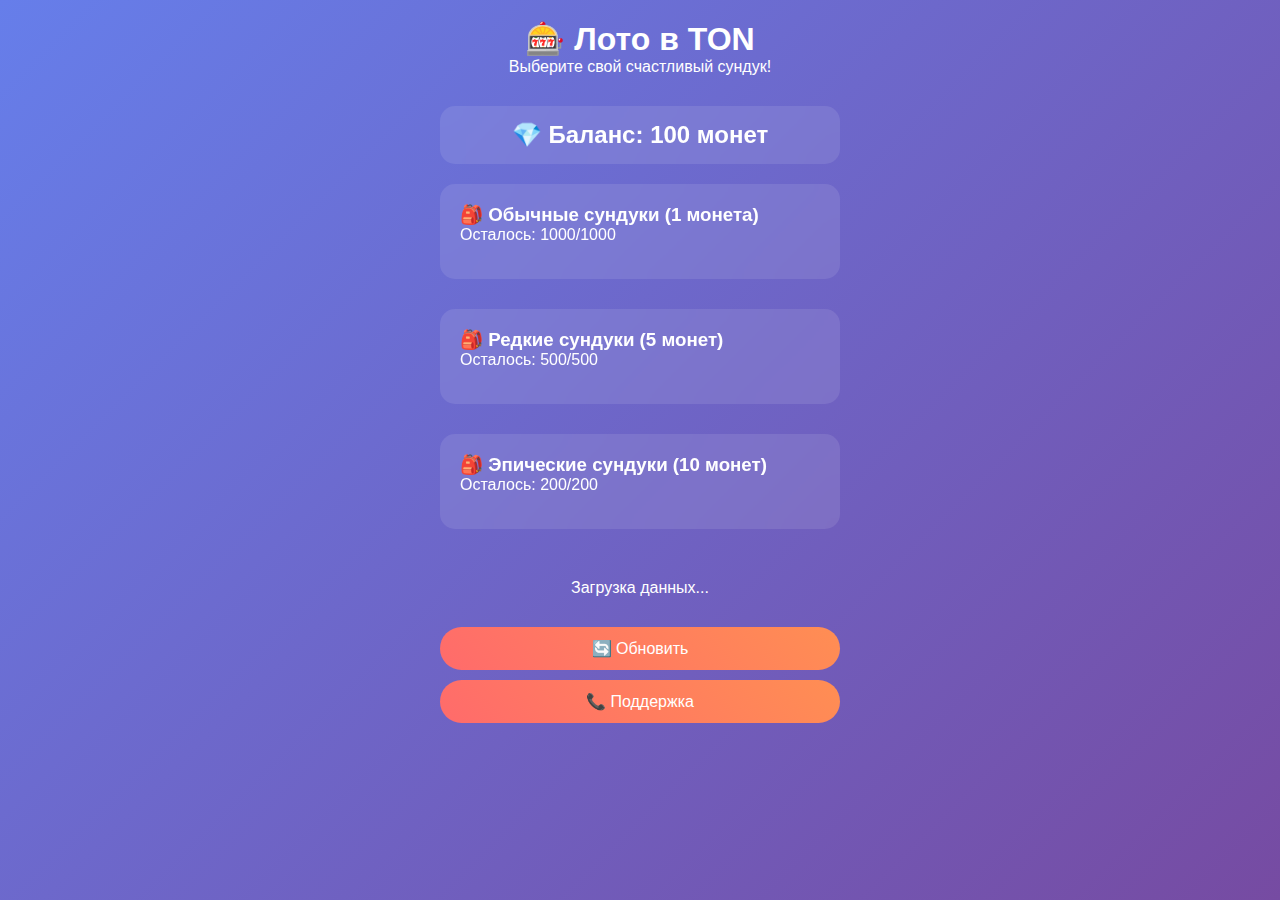
<file: index.html>
<!DOCTYPE html>
<html lang="ru">
<head>
    <meta charset="UTF-8">
    <meta name="viewport" content="width=device-width, initial-scale=1.0">
    <title>Лото в TON</title>
    <script src="https://telegram.org/js/telegram-web-app.js"></script>
    <style>
        * {
            margin: 0;
            padding: 0;
            box-sizing: border-box;
        }
        
        body {
            font-family: 'Arial', sans-serif;
            background: linear-gradient(135deg, #667eea 0%, #764ba2 100%);
            color: white;
            min-height: 100vh;
            padding: 20px;
        }
        
        .container {
            max-width: 400px;
            margin: 0 auto;
        }
        
        .header {
            text-align: center;
            margin-bottom: 30px;
        }
        
        .balance {
            background: rgba(255,255,255,0.1);
            padding: 15px;
            border-radius: 15px;
            margin-bottom: 20px;
            text-align: center;
            backdrop-filter: blur(10px);
        }
        
        .chest-section {
            margin-bottom: 30px;
        }
        
        .chest-type {
            background: rgba(255,255,255,0.1);
            padding: 20px;
            border-radius: 15px;
            margin-bottom: 15px;
            backdrop-filter: blur(10px);
        }
        
        .chest-grid {
            display: grid;
            grid-template-columns: repeat(5, 1fr);
            gap: 10px;
            margin-top: 15px;
        }
        
        .chest-item {
            background: rgba(255,255,255,0.2);
            border: 2px solid transparent;
            border-radius: 10px;
            padding: 10px;
            text-align: center;
            cursor: pointer;
            transition: all 0.3s ease;
        }
        
        .chest-item:hover {
            background: rgba(255,255,255,0.3);
            border-color: #ffd700;
        }
        
        .chest-item.available {
            background: rgba(76, 175, 80, 0.3);
        }
        
        .chest-item.sold {
            background: rgba(244, 67, 54, 0.3);
            cursor: not-allowed;
        }
        
        .chest-number {
            font-size: 12px;
            font-weight: bold;
        }
        
        .price {
            font-size: 10px;
            opacity: 0.8;
        }
        
        .btn {
            background: linear-gradient(45deg, #FF6B6B, #FF8E53);
            border: none;
            border-radius: 25px;
            padding: 12px 30px;
            color: white;
            font-size: 16px;
            cursor: pointer;
            transition: transform 0.2s ease;
            width: 100%;
            margin-top: 10px;
        }
        
        .btn:active {
            transform: scale(0.95);
        }

        .loading {
            text-align: center;
            padding: 20px;
        }

        .user-info {
            background: rgba(255,255,255,0.1);
            padding: 10px;
            border-radius: 10px;
            margin-bottom: 15px;
            text-align: center;
            font-size: 14px;
        }
    </style>
</head>
<body>
    <div class="container">
        <div class="header">
            <h1>🎰 Лото в TON</h1>
            <p>Выберите свой счастливый сундук!</p>
        </div>

        <div id="userInfo" class="user-info" style="display: none;">
            <!-- Информация о пользователе -->
        </div>
        
        <div class="balance">
            <h2>💎 Баланс: <span id="balance">100</span> монет</h2>
        </div>
        
        <!-- Блок обычных сундуков -->
        <div class="chest-section">
            <div class="chest-type">
                <h3>🎒 Обычные сундуки (1 монета)</h3>
                <p>Осталось: <span id="chest1-remaining">1000</span>/1000</p>
                <div class="chest-grid" id="chest1-grid">
                    <!-- Сундуки будут генерироваться через JavaScript -->
                </div>
            </div>
        </div>

        <!-- Блок редких сундуков -->
        <div class="chest-section">
            <div class="chest-type">
                <h3>🎒 Редкие сундуки (5 монет)</h3>
                <p>Осталось: <span id="chest5-remaining">500</span>/500</p>
                <div class="chest-grid" id="chest5-grid">
                    <!-- Сундуки будут генерироваться через JavaScript -->
                </div>
            </div>
        </div>

        <!-- Блок эпических сундуков -->
        <div class="chest-section">
            <div class="chest-type">
                <h3>🎒 Эпические сундуки (10 монет)</h3>
                <p>Осталось: <span id="chest10-remaining">200</span>/200</p>
                <div class="chest-grid" id="chest10-grid">
                    <!-- Сундуки будут генерироваться через JavaScript -->
                </div>
            </div>
        </div>

        <div class="loading" id="loading">
            Загрузка данных...
        </div>
        
        <button class="btn" onclick="location.reload()">🔄 Обновить</button>
        <button class="btn" onclick="showMessage('По вопросам пишите @your_bot_username')">📞 Поддержка</button>
    </div>

    <script>
        // Инициализация Telegram Web App
        let tg = window.Telegram.WebApp;
        
        // Расширяем на весь экран
        tg.expand();
        
        // Показываем информацию о пользователе
        function showUserInfo() {
            const user = tg.initDataUnsafe.user;
            if (user) {
                const userInfo = document.getElementById('userInfo');
                userInfo.innerHTML = `👤 ${user.first_name}${user.last_name ? ' ' + user.last_name : ''}${user.username ? ` (@${user.username})` : ''}`;
                userInfo.style.display = 'block';
            }
        }

        // Инициализация игры
        function initGame() {
            showUserInfo();
            document.getElementById('loading').style.display = 'none';
            
            // Создаем сетки сундуков (пока демо-данные)
            createChestGrid(1, 1000, 'chest1-grid');
            createChestGrid(5, 500, 'chest5-grid');
            createChestGrid(10, 200, 'chest10-grid');
        }
        
        // Создание сетки сундуков
        function createChestGrid(price, total, containerId) {
            const container = document.getElementById(containerId);
            container.innerHTML = '';
            
            // Демо-данные: случайным образом помечаем некоторые сундуки как проданные
            const soldNumbers = [];
            const soldCount = Math.floor(Math.random() * 10); // 0-9 проданных
            
            for (let i = 0; i < soldCount; i++) {
                soldNumbers.push(Math.floor(Math.random() * 25) + 1);
            }
            
            // Создаем 25 сундуков для демонстрации
            for (let i = 1; i <= 25; i++) {
                const chest = document.createElement('div');
                const isSold = soldNumbers.includes(i);
                
                chest.className = `chest-item ${isSold ? 'sold' : 'available'}`;
                chest.innerHTML = `
                    <div class="chest-number">${i}</div>
                    <div class="price">${price} монет</div>
                `;
                
                if (!isSold) {
                    chest.onclick = () => buyChest(price, i);
                } else {
                    chest.title = 'Уже куплен';
                }
                
                container.appendChild(chest);
            }
            
            // Обновляем счетчик оставшихся
            const remaining = total - soldCount;
            document.getElementById(`chest${price}-remaining`).textContent = remaining;
        }
        
        // Покупка сундука
        function buyChest(price, number) {
            const user = tg.initDataUnsafe.user;
            if (!user) {
                showMessage('Ошибка: пользователь не определен');
                return;
            }

            // Показываем демо-сообщение
            showMessage(`🎉 Демо: Вы выбрали сундук №${number} за ${price} монет!\n\nВ реальной версии здесь будет подключение к боту.`);
            
            // В реальной версии здесь будет запрос к боту:
            /*
            fetch('/buy_chest', {
                method: 'POST',
                headers: {
                    'Content-Type': 'application/json',
                },
                body: JSON.stringify({
                    user_id: user.id,
                    chest_price: price,
                    chest_number: number
                })
            })
            .then(response => response.json())
            .then(data => {
                if (data.success) {
                    showMessage(`🎉 Вы купили сундук №${number}!`);
                    initGame(); // Обновляем интерфейс
                } else {
                    showMessage('Ошибка: ' + data.error);
                }
            });
            */
        }
        
        function showMessage(text) {
            alert(text);
        }

        // Закрытие Web App
        tg.BackButton.onClick(() => {
            tg.close();
        });
        
        // Запускаем игру при загрузке
        document.addEventListener('DOMContentLoaded', function() {
            // Даем время на анимацию загрузки
            setTimeout(initGame, 1000);
        });
    </script>
</body>
</html>
</file>
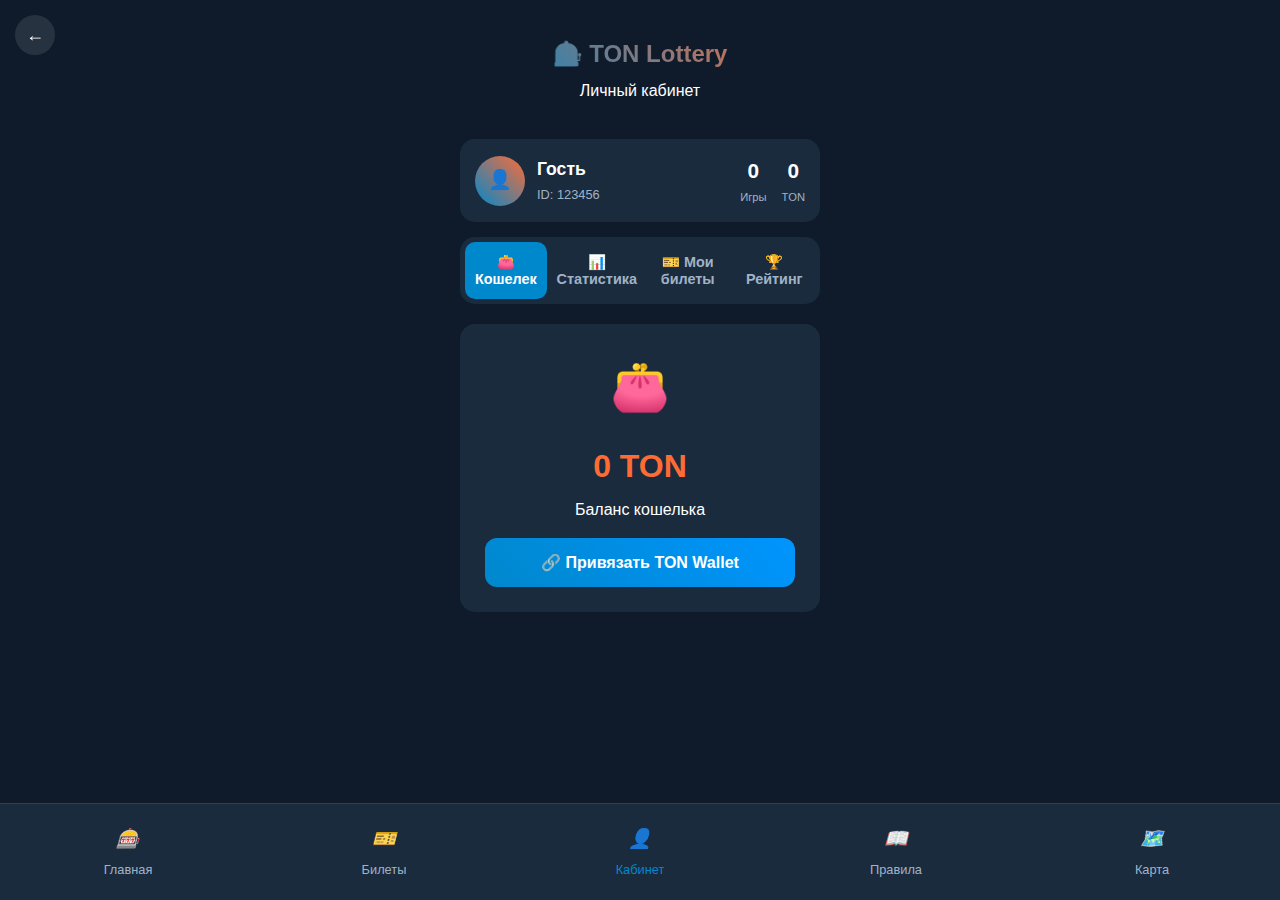
<file: profile.html>
<!DOCTYPE html>
<html lang="ru">
<head>
    <meta charset="UTF-8">
    <meta name="viewport" content="width=device-width, initial-scale=1.0">
    <title>TON Lottery - Личный кабинет</title>
    <!-- Telegram Web App SDK -->
    <script src="https://telegram.org/js/telegram-web-app.js"></script>
    <style>
        * {
            margin: 0;
            padding: 0;
            box-sizing: border-box;
        }

        :root {
            --primary: #0088cc;
            --primary-dark: #006699;
            --secondary: #ff6b35;
            --background: #0f1b2b;
            --surface: #1a2b3e;
            --text: #ffffff;
            --text-secondary: #a0b3c6;
            --success: #4CAF50;
            --warning: #FF9800;
            --error: #f44336;
        }

        body {
            font-family: 'Segoe UI', Tahoma, Geneva, Verdana, sans-serif;
            background: var(--background);
            color: var(--text);
            min-height: 100vh;
            line-height: 1.6;
            padding-bottom: 80px;
        }

        .container {
            max-width: 400px;
            margin: 0 auto;
            padding: 20px;
        }

        .header {
            text-align: center;
            margin-bottom: 20px;
            padding: 15px 0;
        }

        .header h1 {
            font-size: 1.5rem;
            background: linear-gradient(45deg, var(--primary), var(--secondary));
            -webkit-background-clip: text;
            -webkit-text-fill-color: transparent;
            margin-bottom: 5px;
        }

        /* Навигация */
        .navigation {
            position: fixed;
            bottom: 0;
            left: 0;
            right: 0;
            background: var(--surface);
            border-top: 1px solid rgba(255,255,255,0.1);
            display: flex;
            padding: 10px 0;
            z-index: 1000;
        }

        .nav-item {
            flex: 1;
            text-align: center;
            padding: 10px 5px;
            color: var(--text-secondary);
            text-decoration: none;
            font-size: 0.8rem;
            transition: all 0.3s ease;
        }

        .nav-item.active {
            color: var(--primary);
        }

        .nav-item i {
            display: block;
            font-size: 1.2rem;
            margin-bottom: 5px;
        }

        /* Верхняя строка профиля */
        .profile-header {
            background: var(--surface);
            border-radius: 15px;
            padding: 15px;
            margin-bottom: 15px;
            display: flex;
            align-items: center;
            justify-content: space-between;
        }

        .user-info {
            display: flex;
            align-items: center;
            gap: 12px;
            flex: 1;
        }

        .user-avatar {
            width: 50px;
            height: 50px;
            background: linear-gradient(45deg, var(--primary), var(--secondary));
            border-radius: 50%;
            display: flex;
            align-items: center;
            justify-content: center;
            font-size: 1.2rem;
        }

        .user-details h3 {
            font-size: 1.1rem;
            margin-bottom: 2px;
        }

        .user-details p {
            color: var(--text-secondary);
            font-size: 0.8rem;
        }

        .stats-row {
            display: flex;
            gap: 15px;
        }

        .stat-item {
            text-align: center;
        }

        .stat-value {
            font-size: 1.3rem;
            font-weight: bold;
            margin-bottom: 2px;
        }

        .stat-label {
            color: var(--text-secondary);
            font-size: 0.7rem;
        }

        /* Пагинация разделов */
        .section-nav {
            display: flex;
            background: var(--surface);
            border-radius: 15px;
            padding: 5px;
            margin-bottom: 20px;
            gap: 5px;
        }

        .section-btn {
            flex: 1;
            padding: 12px 5px;
            border: none;
            background: transparent;
            color: var(--text-secondary);
            border-radius: 10px;
            cursor: pointer;
            transition: all 0.3s ease;
            font-size: 0.9rem;
            font-weight: bold;
        }

        .section-btn.active {
            background: var(--primary);
            color: white;
        }

        .section-btn:hover:not(.active) {
            background: rgba(255,255,255,0.1);
        }

        /* Разделы контента */
        .content-section {
            display: none;
        }

        .content-section.active {
            display: block;
            animation: fadeIn 0.3s ease;
        }

        @keyframes fadeIn {
            from { opacity: 0; transform: translateY(10px); }
            to { opacity: 1; transform: translateY(0); }
        }

        /* Раздел Кошелек */
        .wallet-card {
            background: var(--surface);
            border-radius: 15px;
            padding: 25px;
            margin-bottom: 15px;
            text-align: center;
        }

        .wallet-icon {
            font-size: 3rem;
            margin-bottom: 15px;
        }

        .wallet-balance {
            font-size: 2rem;
            font-weight: bold;
            color: var(--secondary);
            margin-bottom: 5px;
        }

        .wallet-address {
            background: var(--background);
            padding: 10px 15px;
            border-radius: 10px;
            margin: 15px 0;
            font-family: monospace;
            font-size: 0.8rem;
            word-break: break-all;
        }

        .wallet-actions {
            display: flex;
            gap: 10px;
            margin-top: 20px;
        }

        .btn {
            flex: 1;
            padding: 15px;
            border: none;
            border-radius: 12px;
            font-weight: bold;
            cursor: pointer;
            transition: all 0.3s ease;
            font-size: 1rem;
        }

        .btn-primary {
            background: linear-gradient(45deg, var(--primary), var(--primary-dark));
            color: white;
        }

        .btn-secondary {
            background: transparent;
            border: 2px solid var(--primary);
            color: var(--primary);
        }

        .btn-wallet {
            background: linear-gradient(45deg, #0088cc, #0095ff);
            color: white;
            width: 100%;
            margin-top: 15px;
        }

        .btn:hover {
            transform: scale(1.02);
        }

        .btn-primary:hover {
            box-shadow: 0 5px 15px rgba(0, 136, 204, 0.4);
        }

        .btn-secondary:hover {
            background: var(--primary);
            color: white;
        }

        .btn-wallet:hover {
            box-shadow: 0 5px 15px rgba(0, 136, 204, 0.4);
        }

        /* Раздел Статистика */
        .stats-grid {
            display: grid;
            grid-template-columns: repeat(2, 1fr);
            gap: 12px;
            margin-bottom: 20px;
        }

        .stat-card {
            background: var(--surface);
            border-radius: 12px;
            padding: 20px;
            text-align: center;
        }

        .stat-card .stat-icon {
            font-size: 1.5rem;
            margin-bottom: 10px;
        }

        .stat-card .stat-value {
            font-size: 1.4rem;
            margin-bottom: 5px;
        }

        .stat-card .stat-label {
            font-size: 0.8rem;
        }

        /* Мои билеты */
        .my-tickets-section {
            background: var(--surface);
            border-radius: 15px;
            padding: 20px;
            margin-bottom: 20px;
        }

        .tickets-pool {
            margin-bottom: 20px;
            padding-bottom: 15px;
            border-bottom: 1px solid rgba(255,255,255,0.1);
        }

        .tickets-pool:last-child {
            border-bottom: none;
            margin-bottom: 0;
        }

        .pool-header {
            display: flex;
            justify-content: space-between;
            align-items: center;
            margin-bottom: 10px;
        }

        .pool-title {
            font-size: 1.1rem;
            font-weight: bold;
            color: var(--primary);
        }

        .ticket-count {
            background: var(--primary);
            color: white;
            padding: 4px 12px;
            border-radius: 15px;
            font-size: 0.8rem;
            font-weight: bold;
        }

        .tickets-list {
            display: flex;
            flex-wrap: wrap;
            gap: 8px;
            margin-top: 10px;
        }

        .my-ticket {
            background: var(--background);
            border: 2px solid var(--primary);
            color: var(--text);
            padding: 6px 12px;
            border-radius: 15px;
            font-size: 0.8rem;
            font-weight: bold;
        }

        .transactions-list {
            background: var(--surface);
            border-radius: 15px;
            padding: 20px;
        }

        .section-title {
            font-size: 1.2rem;
            font-weight: bold;
            margin-bottom: 15px;
        }

        .transaction-item {
            display: flex;
            justify-content: space-between;
            align-items: center;
            padding: 15px 0;
            border-bottom: 1px solid rgba(255,255,255,0.1);
        }

        .transaction-item:last-child {
            border-bottom: none;
        }

        .transaction-info {
            display: flex;
            align-items: center;
            gap: 12px;
        }

        .transaction-icon {
            width: 40px;
            height: 40px;
            border-radius: 10px;
            display: flex;
            align-items: center;
            justify-content: center;
            font-size: 1.2rem;
        }

        .icon-buy {
            background: rgba(0, 136, 204, 0.2);
            color: var(--primary);
        }

        .icon-win {
            background: rgba(76, 175, 80, 0.2);
            color: var(--success);
        }

        .icon-deposit {
            background: rgba(255, 152, 0, 0.2);
            color: var(--warning);
        }

        .icon-withdraw {
            background: rgba(244, 67, 54, 0.2);
            color: var(--error);
        }

        .transaction-details h4 {
            font-size: 1rem;
            margin-bottom: 2px;
        }

        .transaction-details p {
            color: var(--text-secondary);
            font-size: 0.8rem;
        }

        .transaction-amount {
            font-weight: bold;
            font-size: 1.1rem;
        }

        .amount-positive {
            color: var(--success);
        }

        .amount-negative {
            color: var(--error);
        }

        /* Раздел Рейтинг */
        .rating-list {
            background: var(--surface);
            border-radius: 15px;
            padding: 20px;
        }

        .rating-item {
            display: flex;
            align-items: center;
            padding: 12px 0;
            border-bottom: 1px solid rgba(255,255,255,0.1);
        }

        .rating-item:last-child {
            border-bottom: none;
        }

        .rating-position {
            width: 30px;
            height: 30px;
            border-radius: 50%;
            background: var(--background);
            display: flex;
            align-items: center;
            justify-content: center;
            font-weight: bold;
            margin-right: 15px;
            font-size: 0.9rem;
        }

        .position-1 {
            background: linear-gradient(45deg, #FFD700, #FFA500);
            color: #000;
        }

        .position-2 {
            background: linear-gradient(45deg, #C0C0C0, #A0A0A0);
            color: #000;
        }

        .position-3 {
            background: linear-gradient(45deg, #CD7F32, #A0522D);
            color: #000;
        }

        .rating-avatar {
            width: 35px;
            height: 35px;
            border-radius: 50%;
            background: var(--primary);
            margin-right: 12px;
            display: flex;
            align-items: center;
            justify-content: center;
            font-size: 0.8rem;
            font-weight: bold;
        }

        .rating-info {
            flex: 1;
        }

        .rating-name {
            font-weight: bold;
            margin-bottom: 2px;
        }

        .rating-stats {
            color: var(--text-secondary);
            font-size: 0.8rem;
        }

        .rating-amount {
            font-weight: bold;
            color: var(--secondary);
        }

        /* Модальные окна */
        .modal {
            display: none;
            position: fixed;
            top: 0;
            left: 0;
            right: 0;
            bottom: 0;
            background: rgba(0,0,0,0.8);
            z-index: 2000;
            align-items: center;
            justify-content: center;
            padding: 20px;
        }

        .modal.active {
            display: flex;
        }

        .modal-content {
            background: var(--surface);
            border-radius: 20px;
            padding: 25px;
            width: 100%;
            max-width: 350px;
            animation: modalSlide 0.3s ease;
        }

        @keyframes modalSlide {
            from { transform: scale(0.8); opacity: 0; }
            to { transform: scale(1); opacity: 1; }
        }

        .modal h3 {
            margin-bottom: 15px;
            text-align: center;
            font-size: 1.3rem;
        }

        .input-group {
            margin-bottom: 15px;
        }

        .input-group label {
            display: block;
            margin-bottom: 5px;
            color: var(--text-secondary);
            font-size: 0.9rem;
        }

        .input-group input {
            width: 100%;
            padding: 12px 15px;
            border: 2px solid rgba(255,255,255,0.1);
            background: var(--background);
            border-radius: 10px;
            color: var(--text);
            font-size: 1rem;
        }

        .input-group input:focus {
            border-color: var(--primary);
            outline: none;
        }

        .modal-actions {
            display: flex;
            gap: 10px;
            margin-top: 20px;
        }

        /* Пустое состояние */
        .empty-state {
            text-align: center;
            padding: 40px 20px;
            color: var(--text-secondary);
        }

        .empty-icon {
            font-size: 3rem;
            margin-bottom: 15px;
            opacity: 0.5;
        }

        /* Адаптивность */
        @media (max-width: 480px) {
            .container {
                padding: 15px;
            }
            
            .profile-header {
                padding: 12px;
            }
            
            .user-avatar {
                width: 45px;
                height: 45px;
            }
            
            .stats-row {
                gap: 10px;
            }
            
            .stat-value {
                font-size: 1.1rem;
            }
            
            .tickets-list {
                gap: 6px;
            }
            
            .my-ticket {
                padding: 4px 10px;
                font-size: 0.75rem;
            }
        }
    </style>
</head>
<body>

<!-- Кнопка возврата для Telegram -->
<button class="back-btn" onclick="goBack()" style="position: fixed; top: 15px; left: 15px; background: rgba(255,255,255,0.1); border: none; border-radius: 50%; width: 40px; height: 40px; color: white; font-size: 18px; cursor: pointer; z-index: 1001;">←</button>

    <div class="container">
        <!-- Шапка -->
        <div class="header">
            <h1>🎰 TON Lottery</h1>
            <p>Личный кабинет</p>
        </div>

        <!-- Личный кабинет -->
        <div id="profilePage">
            <!-- Верхняя строка профиля -->
            <div class="profile-header">
                <div class="user-info">
                    <div class="user-avatar" id="userAvatar">👤</div>
                    <div class="user-details">
                        <h3 id="userName">Гость</h3>
                        <p>ID: <span id="userId">123456</span></p>
                    </div>
                </div>
                <div class="stats-row">
                    <div class="stat-item">
                        <div class="stat-value" id="gamesPlayed">0</div>
                        <div class="stat-label">Игры</div>
                    </div>
                    <div class="stat-item">
                        <div class="stat-value" id="walletBalance">0</div>
                        <div class="stat-label">TON</div>
                    </div>
                </div>
            </div>

            <!-- Пагинация разделов -->
            <div class="section-nav">
                <button class="section-btn active" onclick="showSection('wallet')">👛 Кошелек</button>
                <button class="section-btn" onclick="showSection('stats')">📊 Статистика</button>
                <button class="section-btn" onclick="showSection('tickets')">🎫 Мои билеты</button>
                <button class="section-btn" onclick="showSection('rating')">🏆 Рейтинг</button>
            </div>

            <!-- Раздел Кошелек -->
            <div id="walletSection" class="content-section active">
                <div class="wallet-card">
                    <div class="wallet-icon">👛</div>
                    <div class="wallet-balance" id="walletBalanceBig">0 TON</div>
                    <div>Баланс кошелька</div>
                    
                    <!-- Кнопка привязки кошелька теперь всегда видна -->
                    <button class="btn btn-wallet" onclick="connectWallet()">🔗 Привязать TON Wallet</button>
                    
                    <div id="walletConnected" style="display: none;">
                        <div class="wallet-address" id="walletAddress">
                            Кошелек не подключен
                        </div>
                        <!-- Кнопки вывода и внесения TON расположены ниже -->
                        <div class="wallet-actions">
                            <button class="btn btn-primary" onclick="showDepositModal()">Внести TON</button>
                            <button class="btn btn-secondary" onclick="showWithdrawModal()">Вывести TON</button>
                        </div>
                    </div>
                    
                    <div id="walletDisconnected" style="display: none;">
                        <p style="color: var(--text-secondary); margin: 20px 0; font-size: 0.9rem;">
                            Подключите TON кошелек для управления средствами
                        </p>
                    </div>
                </div>
            </div>

            <!-- Раздел Статистика -->
            <div id="statsSection" class="content-section">
                <div class="stats-grid">
                    <div class="stat-card">
                        <div class="stat-icon">🎮</div>
                        <div class="stat-value" id="totalGames">0</div>
                        <div class="stat-label">Сыграно игр</div>
                    </div>
                    <div class="stat-card">
                        <div class="stat-icon">💸</div>
                        <div class="stat-value" id="totalSpent">0</div>
                        <div class="stat-label">Потрачено</div>
                    </div>
                    <div class="stat-card">
                        <div class="stat-icon">🏆</div>
                        <div class="stat-value" id="totalWon">0</div>
                        <div class="stat-label">Выиграно</div>
                    </div>
                    <div class="stat-card">
                        <div class="stat-icon">🎫</div>
                        <div class="stat-value" id="totalTickets">0</div>
                        <div class="stat-label">Билетов</div>
                    </div>
                </div>

                <div class="transactions-list">
                    <div class="section-title">История операций</div>
                    <div id="transactionsList">
                        <!-- Транзакции будут загружены через JavaScript -->
                    </div>
                </div>
            </div>

            <!-- Раздел Мои билеты -->
            <div id="ticketsSection" class="content-section">
                <div class="my-tickets-section">
                    <div class="section-title">🎫 Мои билеты</div>
                    <div id="myTicketsList">
                        <!-- Билеты будут загружены через JavaScript -->
                    </div>
                </div>
            </div>

            <!-- Раздел Рейтинг -->
            <div id="ratingSection" class="content-section">
                <div class="rating-list">
                    <div class="section-title">Топ игроков</div>
                    <div id="ratingList">
                        <!-- Рейтинг будет загружен через JavaScript -->
                    </div>
                </div>
            </div>
        </div>
    </div>

    <!-- Модальное окно внесения средств -->
    <div class="modal" id="depositModal">
        <div class="modal-content">
            <h3>Внести TON</h3>
            <div class="input-group">
                <label>Сумма для пополнения (TON)</label>
                <input type="number" id="depositAmount" placeholder="0.0" min="0.1" step="0.1">
            </div>
            <div style="background: var(--background); padding: 15px; border-radius: 10px; margin: 15px 0;">
                <div style="font-size: 0.9rem; color: var(--text-secondary); margin-bottom: 5px;">Адрес для пополнения:</div>
                <div id="depositAddress" style="font-family: monospace; font-size: 0.8rem; word-break: break-all;"></div>
            </div>
            <div class="modal-actions">
                <button class="btn btn-secondary" onclick="hideDepositModal()" style="flex: 1;">Отмена</button>
                <button class="btn btn-primary" onclick="confirmDeposit()" style="flex: 1;">Скопировать адрес</button>
            </div>
        </div>
    </div>

    <!-- Модальное окно вывода средств -->
    <div class="modal" id="withdrawModal">
        <div class="modal-content">
            <h3>Вывести TON</h3>
            <div class="input-group">
                <label>Сумма для вывода (TON)</label>
                <input type="number" id="withdrawAmount" placeholder="0.0" min="0.1" step="0.1">
            </div>
            <div class="input-group">
                <label>Адрес кошелька</label>
                <input type="text" id="withdrawAddress" placeholder="Введите адрес TON кошелька">
            </div>
            <div style="color: var(--text-secondary); font-size: 0.8rem; margin: 10px 0;">
                Доступно для вывода: <span id="availableBalance" style="color: var(--secondary); font-weight: bold;">0 TON</span>
            </div>
            <div class="modal-actions">
                <button class="btn btn-secondary" onclick="hideWithdrawModal()" style="flex: 1;">Отмена</button>
                <button class="btn btn-primary" onclick="confirmWithdraw()" style="flex: 1;">Вывести</button>
            </div>
        </div>
    </div>

    <!-- Навигация -->
    <div class="navigation">
        <a href="index.html" class="nav-item">
            <i>🎰</i>
            Главная
        </a>
        <a href="tickets.html" class="nav-item">
            <i>🎫</i>
            Билеты
        </a>
        <a href="profile.html" class="nav-item active">
            <i>👤</i>
            Кабинет
        </a>
        <a href="rules.html" class="nav-item">
            <i>📖</i>
            Правила
        </a>
        <a href="roadmap.html" class="nav-item">
            <i>🗺️</i>
            Карта
        </a>
    </div>
    <script>
        // Telegram Web App Integration
        const tg = window.Telegram.WebApp;
        
        // Функция для отправки данных в бот
        function sendDataToBot(data) {
            if (tg && tg.sendData) {
                console.log('Отправляем данные в бот:', data);
                tg.sendData(JSON.stringify(data));
            }
        }
        
        // Функция для закрытия Web App
        function closeWebApp() {
            if (tg && tg.close) {
                tg.close();
            }
        }
        
        // Функция возврата
        function goBack() {
            if (tg && tg.BackButton) {
                closeWebApp();
            } else {
                window.location.href = 'index.html';
            }
        }

        // Инициализация Telegram
        function initTelegram() {
            if (tg && tg.initData) {
                console.log('Запущено в Telegram Web App');
                
                // Раскрываем на весь экран
                tg.expand();
                
                // Показываем кнопку "Назад"
                tg.BackButton.show();
                tg.BackButton.onClick(closeWebApp);
                
                // Получаем данные пользователя Telegram
                const telegramUser = tg.initDataUnsafe?.user;
                if (telegramUser) {
                    console.log('Данные пользователя Telegram:', telegramUser);
                    
                    // Сохраняем данные пользователя
                    const userData = {
                        id: telegramUser.id,
                        first_name: telegramUser.first_name,
                        username: telegramUser.username,
                        language_code: telegramUser.language_code,
                        is_premium: telegramUser.is_premium || false
                    };
                    localStorage.setItem('telegramUser', JSON.stringify(userData));
                    
                    // Обновляем профиль данными из Telegram
                    updateProfileWithTelegramData(telegramUser);
                }
                
                // Говорим Telegram, что приложение готово
                tg.ready();
                
                // Отправляем событие просмотра профиля
                sendProfileViewEvent();
                
            } else {
                console.log('Запущено в браузере');
            }
        }

        // Обновление профиля данными из Telegram
        function updateProfileWithTelegramData(telegramUser) {
            if (telegramUser.first_name) {
                document.getElementById('userName').textContent = telegramUser.first_name;
                // Создаем аватар из первой буквы имени
                const firstLetter = telegramUser.first_name.charAt(0).toUpperCase();
                document.getElementById('userAvatar').textContent = firstLetter;
            }
            
            if (telegramUser.id) {
                document.getElementById('userId').textContent = telegramUser.id;
            }
        }

        // Отправка события просмотра профиля
        function sendProfileViewEvent() {
            const telegramUser = JSON.parse(localStorage.getItem('telegramUser') || '{}');
            const profileData = {
                action: 'profile_viewed',
                user: telegramUser,
                timestamp: new Date().toISOString(),
                section: 'wallet' // текущий активный раздел
            };
            
            sendDataToBot(profileData);
        }

        // Отправка события смены раздела
        function sendSectionChangeEvent(sectionName) {
            const telegramUser = JSON.parse(localStorage.getItem('telegramUser') || '{}');
            const sectionData = {
                action: 'profile_section_changed',
                user: telegramUser,
                section: sectionName,
                timestamp: new Date().toISOString()
            };
            
            sendDataToBot(sectionData);
        }

        // Отправка события подключения кошелька
        function sendWalletConnectEvent() {
            const telegramUser = JSON.parse(localStorage.getItem('telegramUser') || '{}');
            const walletData = {
                action: 'wallet_connected',
                user: telegramUser,
                wallet_address: userData.profile.walletAddress,
                timestamp: new Date().toISOString()
            };
            
            sendDataToBot(walletData);
        }

        // Данные пользователя
        const userData = {
            profile: {
                name: "Гость",
                userId: "123456",
                walletBalance: 0,
                gamesPlayed: 0,
                totalSpent: 0,
                totalWon: 0,
                ticketsBought: 0,
                walletConnected: false,
                walletAddress: ""
            },
            transactions: [],
            topPlayers: [],
            myTickets: {}
        };

        // Инициализация личного кабинета
        function initProfilePage() {
            // Инициализируем Telegram
            initTelegram();
            
            // Загружаем данные
            loadUserData();
            updateProfileHeader();
            loadTransactions();
            loadMyTickets();
            loadTopPlayers();
            
            // Показываем уведомление в Telegram
            if (tg && tg.showPopup) {
                setTimeout(() => {
                    tg.showPopup({
                        title: '👤 Личный кабинет',
                        message: 'Здесь вы можете управлять кошельком и смотреть статистику',
                        buttons: [{ type: 'ok' }]
                    });
                }, 1000);
            }
        }

        // Загрузка данных пользователя
        function loadUserData() {
            const saved = localStorage.getItem('tonLotteryGameData');
            if (saved) {
                const data = JSON.parse(saved);
                if (data.userProfile) {
                    userData.profile = { ...userData.profile, ...data.userProfile };
                }
                // Загружаем транзакции из покупок
                if (data.pools) {
                    loadPurchaseTransactions(data.pools);
                }
                // Загружаем билеты пользователя
                if (data.userTickets) {
                    userData.myTickets = data.userTickets;
                }
            }
            
            // Загружаем данные пользователя Telegram
            const telegramUser = JSON.parse(localStorage.getItem('telegramUser') || '{}');
            if (telegramUser.first_name && !userData.profile.name.includes('Гость')) {
                userData.profile.name = telegramUser.first_name;
            }
            if (telegramUser.id) {
                userData.profile.userId = telegramUser.id;
            }
        }

        // Загрузка билетов пользователя
        function loadMyTickets() {
            const saved = localStorage.getItem('tonLotteryGameData');
            if (saved) {
                const data = JSON.parse(saved);
                if (data.pools) {
                    // Собираем все билеты пользователя из всех пулов
                    userData.myTickets = {};
                    
                    for (const [poolPrice, pool] of Object.entries(data.pools)) {
                        if (pool.soldTicketsList && pool.soldTicketsList.length > 0) {
                            // В реальном приложении здесь была бы проверка принадлежности билетов пользователю
                            // Для демо считаем, что все проданные билеты принадлежат текущему пользователю
                            userData.myTickets[poolPrice] = {
                                poolName: pool.name,
                                tickets: [...pool.soldTicketsList].sort((a, b) => a - b)
                            };
                        }
                    }
                }
            }
        }

        // Загрузка транзакций покупок
        function loadPurchaseTransactions(pools) {
            // Добавляем транзакции покупок из всех пулов
            for (const [poolPrice, pool] of Object.entries(pools)) {
                if (pool.soldTickets > 0) {
                    userData.transactions.unshift({
                        type: 'buy',
                        amount: -pool.soldTickets * pool.price,
                        description: `Покупка ${pool.soldTickets} билетов (${pool.name})`,
                        date: new Date().toLocaleString('ru-RU'),
                        tickets: Array.from({length: pool.soldTickets}, (_, i) => i + 1)
                    });
                }
            }
        }

        // Сохранение данных пользователя
        function saveUserData() {
            const saved = localStorage.getItem('tonLotteryGameData');
            let data = saved ? JSON.parse(saved) : {};
            data.userProfile = userData.profile;
            data.userTickets = userData.myTickets;
            localStorage.setItem('tonLotteryGameData', JSON.stringify(data));
        }

        // Обновление верхней строки профиля
        function updateProfileHeader() {
            document.getElementById('userName').textContent = userData.profile.name;
            document.getElementById('userId').textContent = userData.profile.userId;
            document.getElementById('gamesPlayed').textContent = userData.profile.gamesPlayed;
            document.getElementById('walletBalance').textContent = userData.profile.walletBalance;
            document.getElementById('walletBalanceBig').textContent = userData.profile.walletBalance + ' TON';

            // Обновляем информацию о кошельке
            const walletConnected = document.getElementById('walletConnected');
            const walletDisconnected = document.getElementById('walletDisconnected');
            const walletAddress = document.getElementById('walletAddress');
            
            if (userData.profile.walletConnected) {
                walletConnected.style.display = 'block';
                walletDisconnected.style.display = 'none';
                walletAddress.textContent = userData.profile.walletAddress;
            } else {
                walletConnected.style.display = 'none';
                walletDisconnected.style.display = 'block';
            }

            // Обновляем статистику
            updateStatsSection();
        }

        // Обновление раздела статистики
        function updateStatsSection() {
            document.getElementById('totalGames').textContent = userData.profile.gamesPlayed;
            document.getElementById('totalSpent').textContent = userData.profile.totalSpent;
            document.getElementById('totalWon').textContent = userData.profile.totalWon;
            document.getElementById('totalTickets').textContent = userData.profile.ticketsBought;
        }

        // Обновление раздела "Мои билеты"
        function updateMyTicketsSection() {
            const myTicketsList = document.getElementById('myTicketsList');
            myTicketsList.innerHTML = '';

            if (Object.keys(userData.myTickets).length === 0) {
                myTicketsList.innerHTML = `
                    <div class="empty-state">
                        <div class="empty-icon">🎫</div>
                        <div>У вас пока нет купленных билетов</div>
                        <div style="margin-top: 10px; font-size: 0.9rem;">Приобретите билеты в разделе "Билеты"</div>
                    </div>
                `;
                return;
            }

            for (const [poolPrice, poolData] of Object.entries(userData.myTickets)) {
                const poolElement = document.createElement('div');
                poolElement.className = 'tickets-pool';
                
                poolElement.innerHTML = `
                    <div class="pool-header">
                        <div class="pool-title">${poolData.poolName}</div>
                        <div class="ticket-count">${poolData.tickets.length} шт.</div>
                    </div>
                    <div class="tickets-list" id="ticketsPool${poolPrice}">
                        <!-- Билеты этого пула -->
                    </div>
                `;
                
                myTicketsList.appendChild(poolElement);

                // Заполняем билеты для этого пула
                const ticketsContainer = document.getElementById(`ticketsPool${poolPrice}`);
                poolData.tickets.forEach(ticketNumber => {
                    const ticketElement = document.createElement('div');
                    ticketElement.className = 'my-ticket';
                    ticketElement.textContent = `#${ticketNumber}`;
                    ticketsContainer.appendChild(ticketElement);
                });
            }
        }

        // Подключение кошелька
        function connectWallet() {
            if (userData.profile.walletConnected) {
                // Показываем уведомление в Telegram
                if (tg && tg.showPopup) {
                    tg.showPopup({
                        title: 'ℹ️ Информация',
                        message: 'Кошелек уже подключен!',
                        buttons: [{ type: 'ok' }]
                    });
                } else {
                    alert('Кошелек уже подключен!');
                }
                return;
            }

            // Симуляция подключения кошелька
            const walletAddress = 'EQ' + Math.random().toString(36).substr(2, 20).toUpperCase();
            
            userData.profile.walletConnected = true;
            userData.profile.walletAddress = walletAddress;
            
            // Используем имя из Telegram если есть
            const telegramUser = JSON.parse(localStorage.getItem('telegramUser') || '{}');
            if (telegramUser.first_name) {
                userData.profile.name = telegramUser.first_name;
            } else {
                userData.profile.name = 'Игрок #' + Math.floor(Math.random() * 10000);
            }
            
            userData.profile.walletBalance = 50; // Начальный баланс
            
            // Добавляем транзакцию пополнения
            userData.transactions.unshift({
                type: 'deposit',
                amount: 50,
                description: 'Пополнение счета',
                date: new Date().toLocaleString('ru-RU')
            });
            
            saveUserData();
            updateProfileHeader();
            loadTransactions();
            
            // Отправляем событие подключения кошелька
            sendWalletConnectEvent();
            
            // Показываем уведомление в Telegram
            if (tg && tg.showPopup) {
                tg.showPopup({
                    title: '✅ Успех!',
                    message: 'TON кошелек успешно подключен!',
                    buttons: [{ type: 'ok' }]
                });
            } else {
                alert('TON кошелек успешно подключен!');
            }
        }

        // Переключение разделов
        function showSection(sectionName) {
            // Обновляем кнопки
            document.querySelectorAll('.section-btn').forEach(btn => {
                btn.classList.remove('active');
            });
            event.target.classList.add('active');

            // Показываем выбранный раздел
            document.querySelectorAll('.content-section').forEach(section => {
                section.classList.remove('active');
            });
            document.getElementById(sectionName + 'Section').classList.add('active');

            // Отправляем событие смены раздела
            sendSectionChangeEvent(sectionName);

            // Если перешли в раздел "Мои билеты", обновляем его
            if (sectionName === 'tickets') {
                loadMyTickets();
                updateMyTicketsSection();
            }
        }

        // Показать модальное окно внесения средств
        function showDepositModal() {
            if (!userData.profile.walletConnected) {
                // Показываем уведомление в Telegram
                if (tg && tg.showPopup) {
                    tg.showPopup({
                        title: '⚠️ Внимание',
                        message: 'Сначала подключите TON кошелек!',
                        buttons: [{ type: 'ok' }]
                    });
                } else {
                    alert('Сначала подключите TON кошелек!');
                }
                return;
            }
            document.getElementById('depositModal').classList.add('active');
            document.getElementById('depositAddress').textContent = userData.profile.walletAddress;
        }

        // Скрыть модальное окно внесения средств
        function hideDepositModal() {
            document.getElementById('depositModal').classList.remove('active');
        }

        // Показать модальное окно вывода средств
        function showWithdrawModal() {
            if (!userData.profile.walletConnected) {
                // Показываем уведомление в Telegram
                if (tg && tg.showPopup) {
                    tg.showPopup({
                        title: '⚠️ Внимание',
                        message: 'Сначала подключите TON кошелек!',
                        buttons: [{ type: 'ok' }]
                    });
                } else {
                    alert('Сначала подключите TON кошелек!');
                }
                return;
            }
            document.getElementById('withdrawModal').classList.add('active');
            document.getElementById('availableBalance').textContent = userData.profile.walletBalance + ' TON';
            document.getElementById('withdrawAmount').max = userData.profile.walletBalance;
        }

        // Скрыть модальное окно вывода средств
        function hideWithdrawModal() {
            document.getElementById('withdrawModal').classList.remove('active');
        }

        // Подтверждение внесения средств
        function confirmDeposit() {
            const depositAddress = userData.profile.walletAddress;
            navigator.clipboard.writeText(depositAddress).then(() => {
                // Показываем уведомление в Telegram
                if (tg && tg.showPopup) {
                    tg.showPopup({
                        title: '📋 Скопировано',
                        message: 'Адрес для пополнения скопирован в буфер обмена!',
                        buttons: [{ type: 'ok' }]
                    });
                } else {
                    alert('Адрес для пополнения скопирован в буфер обмена!');
                }
                hideDepositModal();
            });
        }

        // Подтверждение вывода средств
        function confirmWithdraw() {
            const amount = parseFloat(document.getElementById('withdrawAmount').value);
            const address = document.getElementById('withdrawAddress').value.trim();

            if (!amount || amount <= 0) {
                alert('Введите корректную сумму для вывода');
                return;
            }

            if (amount > userData.profile.walletBalance) {
                alert('Недостаточно средств на балансе');
                return;
            }

            if (!address || address.length < 10) {
                alert('Введите корректный адрес TON кошелька');
                return;
            }

            // Симуляция вывода
            userData.profile.walletBalance -= amount;
            
            // Добавляем транзакцию
            userData.transactions.unshift({
                type: 'withdraw',
                amount: -amount,
                description: 'Вывод средств',
                date: new Date().toLocaleString('ru-RU'),
                address: address
            });

            saveUserData();
            updateProfileHeader();
            loadTransactions();
            
            // Показываем уведомление в Telegram
            if (tg && tg.showPopup) {
                tg.showPopup({
                    title: '✅ Запрос отправлен',
                    message: `Запрос на вывод ${amount} TON отправлен на обработку!`,
                    buttons: [{ type: 'ok' }]
                });
            } else {
                alert(`Запрос на вывод ${amount} TON отправлен!`);
            }
            hideWithdrawModal();
        }

        // Загрузка истории транзакций
        function loadTransactions() {
            const transactionsList = document.getElementById('transactionsList');
            
            if (userData.transactions.length === 0) {
                transactionsList.innerHTML = `
                    <div class="empty-state">
                        <div class="empty-icon">📊</div>
                        <div>Операций пока нет</div>
                    </div>
                `;
                return;
            }

            transactionsList.innerHTML = '';
            userData.transactions.forEach(transaction => {
                const transactionItem = document.createElement('div');
                transactionItem.className = 'transaction-item';
                
                let iconClass, iconSymbol;
                switch(transaction.type) {
                    case 'buy': iconClass = 'icon-buy'; iconSymbol = '🎫'; break;
                    case 'win': iconClass = 'icon-win'; iconSymbol = '🏆'; break;
                    case 'deposit': iconClass = 'icon-deposit'; iconSymbol = '⬇️'; break;
                    case 'withdraw': iconClass = 'icon-withdraw'; iconSymbol = '⬆️'; break;
                }
                
                const amountClass = transaction.amount > 0 ? 'amount-positive' : 'amount-negative';
                const amountSign = transaction.amount > 0 ? '+' : '';
                
                transactionItem.innerHTML = `
                    <div class="transaction-info">
                        <div class="transaction-icon ${iconClass}">${iconSymbol}</div>
                        <div class="transaction-details">
                            <h4>${transaction.description}</h4>
                            <p>${transaction.date}</p>
                        </div>
                    </div>
                    <div class="transaction-amount ${amountClass}">
                        ${amountSign}${transaction.amount} TON
                    </div>
                `;
                
                transactionsList.appendChild(transactionItem);
            });
        }

        // Загрузка топа игроков
        function loadTopPlayers() {
            const ratingList = document.getElementById('ratingList');
            
            // Генерируем демо-рейтинг
            userData.topPlayers = [
                { name: 'КриптоWolf', amount: 12500, games: 45 },
                { name: 'TON_Investor', amount: 9800, games: 32 },
                { name: 'Lucky777', amount: 7450, games: 28 },
                { name: 'BlockchainPro', amount: 6200, games: 25 },
                { name: 'CryptoQueen', amount: 5800, games: 22 },
                { name: 'DigitalNomad', amount: 4200, games: 18 },
                { name: 'SmartContract', amount: 3800, games: 15 }
            ];

            if (userData.topPlayers.length === 0) {
                ratingList.innerHTML = `
                    <div class="empty-state">
                        <div class="empty-icon">🏆</div>
                        <div>Рейтинг пока пуст</div>
                    </div>
                `;
                return;
            }

            ratingList.innerHTML = '';
            userData.topPlayers.forEach((player, index) => {
                const ratingItem = document.createElement('div');
                ratingItem.className = 'rating-item';
                
                const positionClass = index < 3 ? `position-${index + 1}` : '';
                const avatarLetter = player.name.charAt(0);
                
                ratingItem.innerHTML = `
                    <div class="rating-position ${positionClass}">${index + 1}</div>
                    <div class="rating-avatar">${avatarLetter}</div>
                    <div class="rating-info">
                        <div class="rating-name">${player.name}</div>
                        <div class="rating-stats">${player.games} игр</div>
                    </div>
                    <div class="rating-amount">${player.amount} TON</div>
                `;
                
                ratingList.appendChild(ratingItem);
            });
        }

        // Инициализация при загрузке
        document.addEventListener('DOMContentLoaded', initProfilePage);
    </script>
 </body>
</html>
</file>
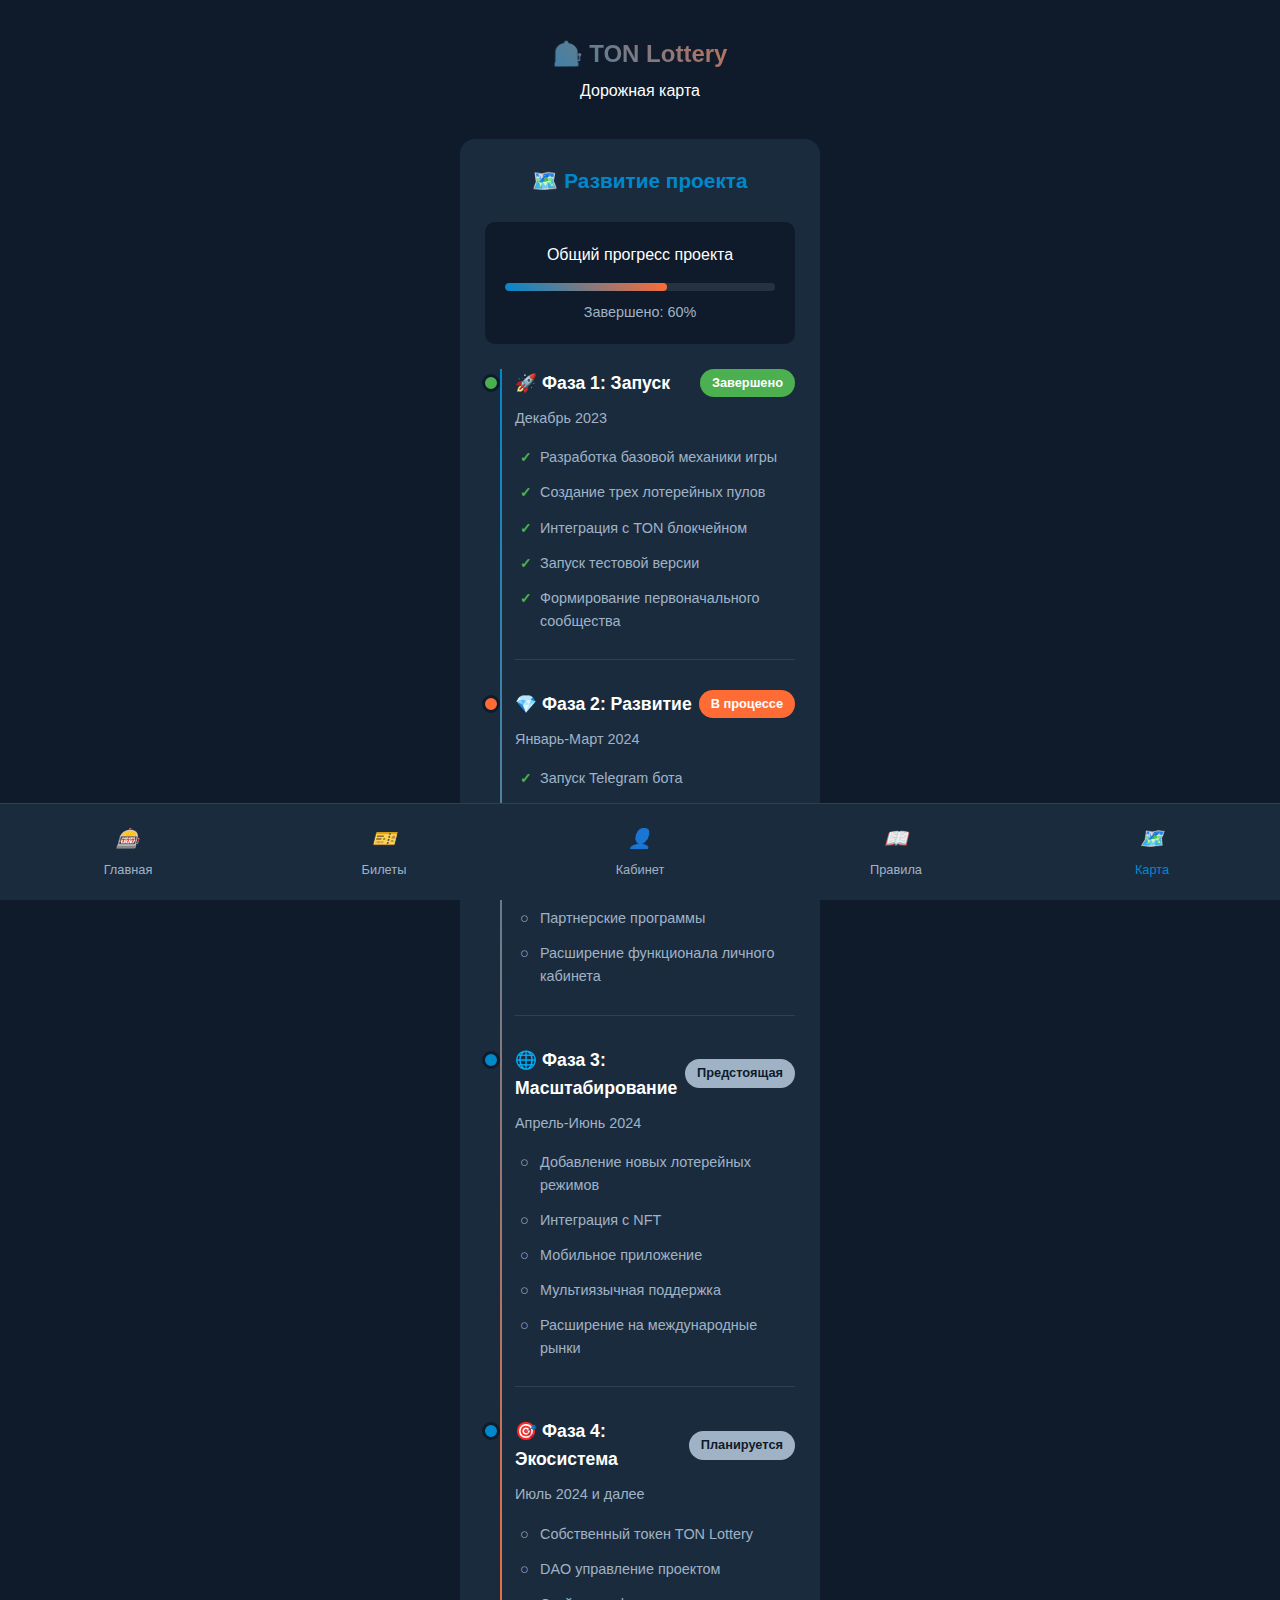
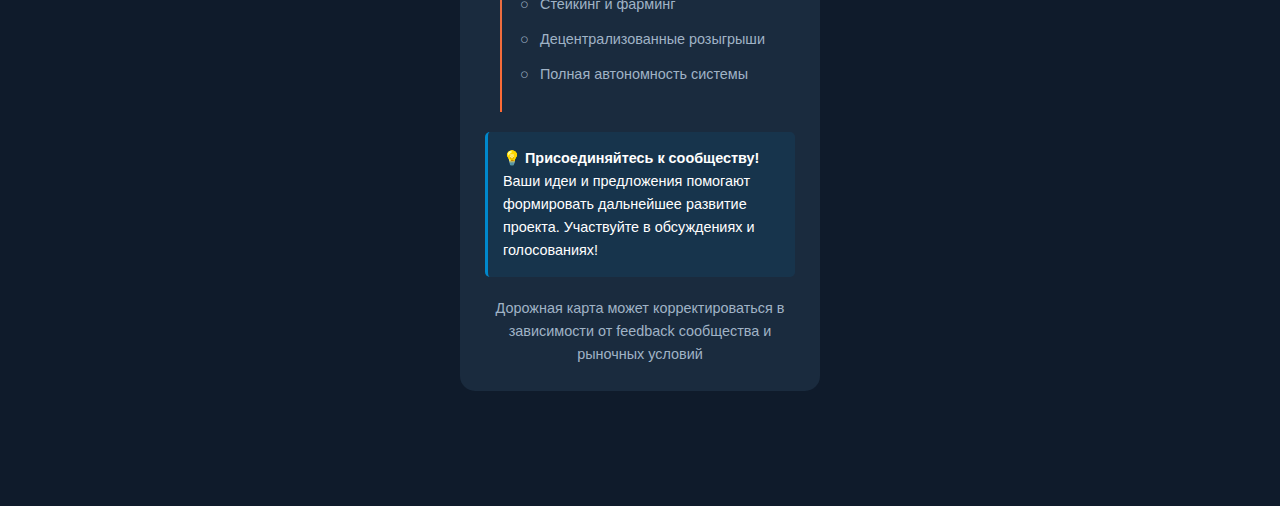
<file: roadmap.html>
<!DOCTYPE html>
<html lang="ru">
<head>
    <meta charset="UTF-8">
    <meta name="viewport" content="width=device-width, initial-scale=1.0">
    <title>TON Lottery - Дорожная карта</title>
    <style>
        * {
            margin: 0;
            padding: 0;
            box-sizing: border-box;
        }

        :root {
            --primary: #0088cc;
            --primary-dark: #006699;
            --secondary: #ff6b35;
            --background: #0f1b2b;
            --surface: #1a2b3e;
            --text: #ffffff;
            --text-secondary: #a0b3c6;
            --success: #4CAF50;
            --warning: #FF9800;
            --error: #f44336;
        }

        body {
            font-family: 'Segoe UI', Tahoma, Geneva, Verdana, sans-serif;
            background: var(--background);
            color: var(--text);
            min-height: 100vh;
            line-height: 1.6;
            padding-bottom: 80px;
        }

        .container {
            max-width: 400px;
            margin: 0 auto;
            padding: 20px;
        }

        .header {
            text-align: center;
            margin-bottom: 20px;
            padding: 15px 0;
        }

        .header h1 {
            font-size: 1.5rem;
            background: linear-gradient(45deg, var(--primary), var(--secondary));
            -webkit-background-clip: text;
            -webkit-text-fill-color: transparent;
            margin-bottom: 5px;
        }

        /* Навигация */
        .navigation {
            position: fixed;
            bottom: 0;
            left: 0;
            right: 0;
            background: var(--surface);
            border-top: 1px solid rgba(255,255,255,0.1);
            display: flex;
            padding: 10px 0;
            z-index: 1000;
        }

        .nav-item {
            flex: 1;
            text-align: center;
            padding: 10px 5px;
            color: var(--text-secondary);
            text-decoration: none;
            font-size: 0.8rem;
            transition: all 0.3s ease;
        }

        .nav-item.active {
            color: var(--primary);
        }

        .nav-item i {
            display: block;
            font-size: 1.2rem;
            margin-bottom: 5px;
        }

        /* Дорожная карта */
        .roadmap-content {
            background: var(--surface);
            border-radius: 15px;
            padding: 25px;
            margin-bottom: 15px;
        }

        .section-title {
            font-size: 1.3rem;
            font-weight: bold;
            margin-bottom: 25px;
            color: var(--primary);
            text-align: center;
        }

        .timeline {
            position: relative;
            padding-left: 30px;
        }

        .timeline:before {
            content: '';
            position: absolute;
            left: 15px;
            top: 0;
            bottom: 0;
            width: 2px;
            background: linear-gradient(to bottom, var(--primary), var(--secondary));
        }

        .phase {
            position: relative;
            margin-bottom: 30px;
            padding-bottom: 20px;
            border-bottom: 1px solid rgba(255,255,255,0.1);
        }

        .phase:last-child {
            border-bottom: none;
            margin-bottom: 0;
        }

        .phase:before {
            content: '';
            position: absolute;
            left: -33px;
            top: 5px;
            width: 12px;
            height: 12px;
            border-radius: 50%;
            background: var(--primary);
            border: 3px solid var(--background);
        }

        .phase.completed:before {
            background: var(--success);
        }

        .phase.current:before {
            background: var(--secondary);
            animation: pulse 2s infinite;
        }

        @keyframes pulse {
            0% { box-shadow: 0 0 0 0 rgba(255, 107, 53, 0.7); }
            70% { box-shadow: 0 0 0 10px rgba(255, 107, 53, 0); }
            100% { box-shadow: 0 0 0 0 rgba(255, 107, 53, 0); }
        }

        .phase-header {
            display: flex;
            justify-content: space-between;
            align-items: center;
            margin-bottom: 10px;
        }

        .phase-title {
            font-size: 1.1rem;
            font-weight: bold;
            color: var(--text);
        }

        .phase-status {
            padding: 4px 12px;
            border-radius: 20px;
            font-size: 0.8rem;
            font-weight: bold;
        }

        .status-completed {
            background: var(--success);
            color: white;
        }

        .status-current {
            background: var(--secondary);
            color: white;
        }

        .status-upcoming {
            background: var(--text-secondary);
            color: var(--background);
        }

        .phase-date {
            color: var(--text-secondary);
            font-size: 0.9rem;
            margin-bottom: 10px;
        }

        .phase-features {
            list-style: none;
            padding-left: 0;
        }

        .phase-features li {
            padding: 6px 0;
            padding-left: 25px;
            position: relative;
            color: var(--text-secondary);
            font-size: 0.9rem;
        }

        .phase-features li:before {
            content: "✓";
            color: var(--success);
            position: absolute;
            left: 5px;
            font-weight: bold;
        }

        .phase-features li.upcoming:before {
            content: "○";
            color: var(--text-secondary);
        }

        .progress-section {
            background: var(--background);
            border-radius: 10px;
            padding: 20px;
            margin: 25px 0;
            text-align: center;
        }

        .progress-title {
            font-size: 1rem;
            margin-bottom: 15px;
            color: var(--text);
        }

        .progress-bar {
            width: 100%;
            height: 8px;
            background: rgba(255,255,255,0.1);
            border-radius: 4px;
            overflow: hidden;
            margin-bottom: 10px;
        }

        .progress-fill {
            height: 100%;
            background: linear-gradient(45deg, var(--primary), var(--secondary));
            border-radius: 4px;
            transition: width 1s ease;
        }

        .progress-text {
            font-size: 0.9rem;
            color: var(--text-secondary);
        }

        .community-note {
            background: rgba(0, 136, 204, 0.1);
            border-left: 3px solid var(--primary);
            padding: 15px;
            margin: 20px 0;
            border-radius: 5px;
            font-size: 0.9rem;
        }

        @keyframes fadeIn {
            from { opacity: 0; transform: translateY(10px); }
            to { opacity: 1; transform: translateY(0); }
        }

        .roadmap-content {
            animation: fadeIn 0.5s ease;
        }

        /* Адаптивность */
        @media (max-width: 480px) {
            .container {
                padding: 15px;
            }
            
            .roadmap-content {
                padding: 20px;
            }
            
            .timeline {
                padding-left: 25px;
            }
            
            .phase:before {
                left: -28px;
            }
        }
    </style>
</head>
<body>
    <div class="container">
        <!-- Шапка -->
        <div class="header">
            <h1>🎰 TON Lottery</h1>
            <p>Дорожная карта</p>
        </div>

        <div class="roadmap-content">
            <div class="section-title">🗺️ Развитие проекта</div>

            <div class="progress-section">
                <div class="progress-title">Общий прогресс проекта</div>
                <div class="progress-bar">
                    <div class="progress-fill" style="width: 60%;"></div>
                </div>
                <div class="progress-text">Завершено: 60%</div>
            </div>

            <div class="timeline">
                <!-- Фаза 1 - Завершена -->
                <div class="phase completed">
                    <div class="phase-header">
                        <div class="phase-title">🚀 Фаза 1: Запуск</div>
                        <div class="phase-status status-completed">Завершено</div>
                    </div>
                    <div class="phase-date">Декабрь 2023</div>
                    <ul class="phase-features">
                        <li>Разработка базовой механики игры</li>
                        <li>Создание трех лотерейных пулов</li>
                        <li>Интеграция с TON блокчейном</li>
                        <li>Запуск тестовой версии</li>
                        <li>Формирование первоначального сообщества</li>
                    </ul>
                </div>

                <!-- Фаза 2 - Текущая -->
                <div class="phase current">
                    <div class="phase-header">
                        <div class="phase-title">💎 Фаза 2: Развитие</div>
                        <div class="phase-status status-current">В процессе</div>
                    </div>
                    <div class="phase-date">Январь-Март 2024</div>
                    <ul class="phase-features">
                        <li>Запуск Telegram бота</li>
                        <li>Мобильная адаптация интерфейса</li>
                        <li>Система реферальных программ</li>
                        <li>Улучшение безопасности</li>
                        <li class="upcoming">Партнерские программы</li>
                        <li class="upcoming">Расширение функционала личного кабинета</li>
                    </ul>
                </div>

                <!-- Фаза 3 - Предстоящая -->
                <div class="phase">
                    <div class="phase-header">
                        <div class="phase-title">🌐 Фаза 3: Масштабирование</div>
                        <div class="phase-status status-upcoming">Предстоящая</div>
                    </div>
                    <div class="phase-date">Апрель-Июнь 2024</div>
                    <ul class="phase-features">
                        <li class="upcoming">Добавление новых лотерейных режимов</li>
                        <li class="upcoming">Интеграция с NFT</li>
                        <li class="upcoming">Мобильное приложение</li>
                        <li class="upcoming">Мультиязычная поддержка</li>
                        <li class="upcoming">Расширение на международные рынки</li>
                    </ul>
                </div>

                <!-- Фаза 4 - Будущая -->
                <div class="phase">
                    <div class="phase-header">
                        <div class="phase-title">🎯 Фаза 4: Экосистема</div>
                        <div class="phase-status status-upcoming">Планируется</div>
                    </div>
                    <div class="phase-date">Июль 2024 и далее</div>
                    <ul class="phase-features">
                        <li class="upcoming">Собственный токен TON Lottery</li>
                        <li class="upcoming">DAO управление проектом</li>
                        <li class="upcoming">Стейкинг и фарминг</li>
                        <li class="upcoming">Децентрализованные розыгрыши</li>
                        <li class="upcoming">Полная автономность системы</li>
                    </ul>
                </div>
            </div>

            <div class="community-note">
                <strong>💡 Присоединяйтесь к сообществу!</strong><br>
                Ваши идеи и предложения помогают формировать дальнейшее развитие проекта. Участвуйте в обсуждениях и голосованиях!
            </div>

            <div style="text-align: center; margin-top: 20px; color: var(--text-secondary); font-size: 0.9rem;">
                <p>Дорожная карта может корректироваться в зависимости от feedback сообщества и рыночных условий</p>
            </div>
        </div>
    </div>

    <!-- Навигация -->
    <div class="navigation">
        <a href="index.html" class="nav-item">
            <i>🎰</i>
            Главная
        </a>
        <a href="tickets.html" class="nav-item">
            <i>🎫</i>
            Билеты
        </a>
        <a href="profile.html" class="nav-item">
            <i>👤</i>
            Кабинет
        </a>
        <a href="rules.html" class="nav-item">
            <i>📖</i>
            Правила
        </a>
        <a href="roadmap.html" class="nav-item active">
            <i>🗺️</i>
            Карта
        </a>
    </div>

    <script>
        // Анимация прогресс-бара
        document.addEventListener('DOMContentLoaded', function() {
            const progressFill = document.querySelector('.progress-fill');
            setTimeout(() => {
                progressFill.style.width = '60%';
            }, 500);

            // Анимация появления фаз
            const phases = document.querySelectorAll('.phase');
            phases.forEach((phase, index) => {
                phase.style.opacity = '0';
                phase.style.transform = 'translateX(-20px)';
                
                setTimeout(() => {
                    phase.style.transition = 'all 0.5s ease';
                    phase.style.opacity = '1';
                    phase.style.transform = 'translateX(0)';
                }, index * 200);
            });
        });
    </script>
</body>
</html>
</file>
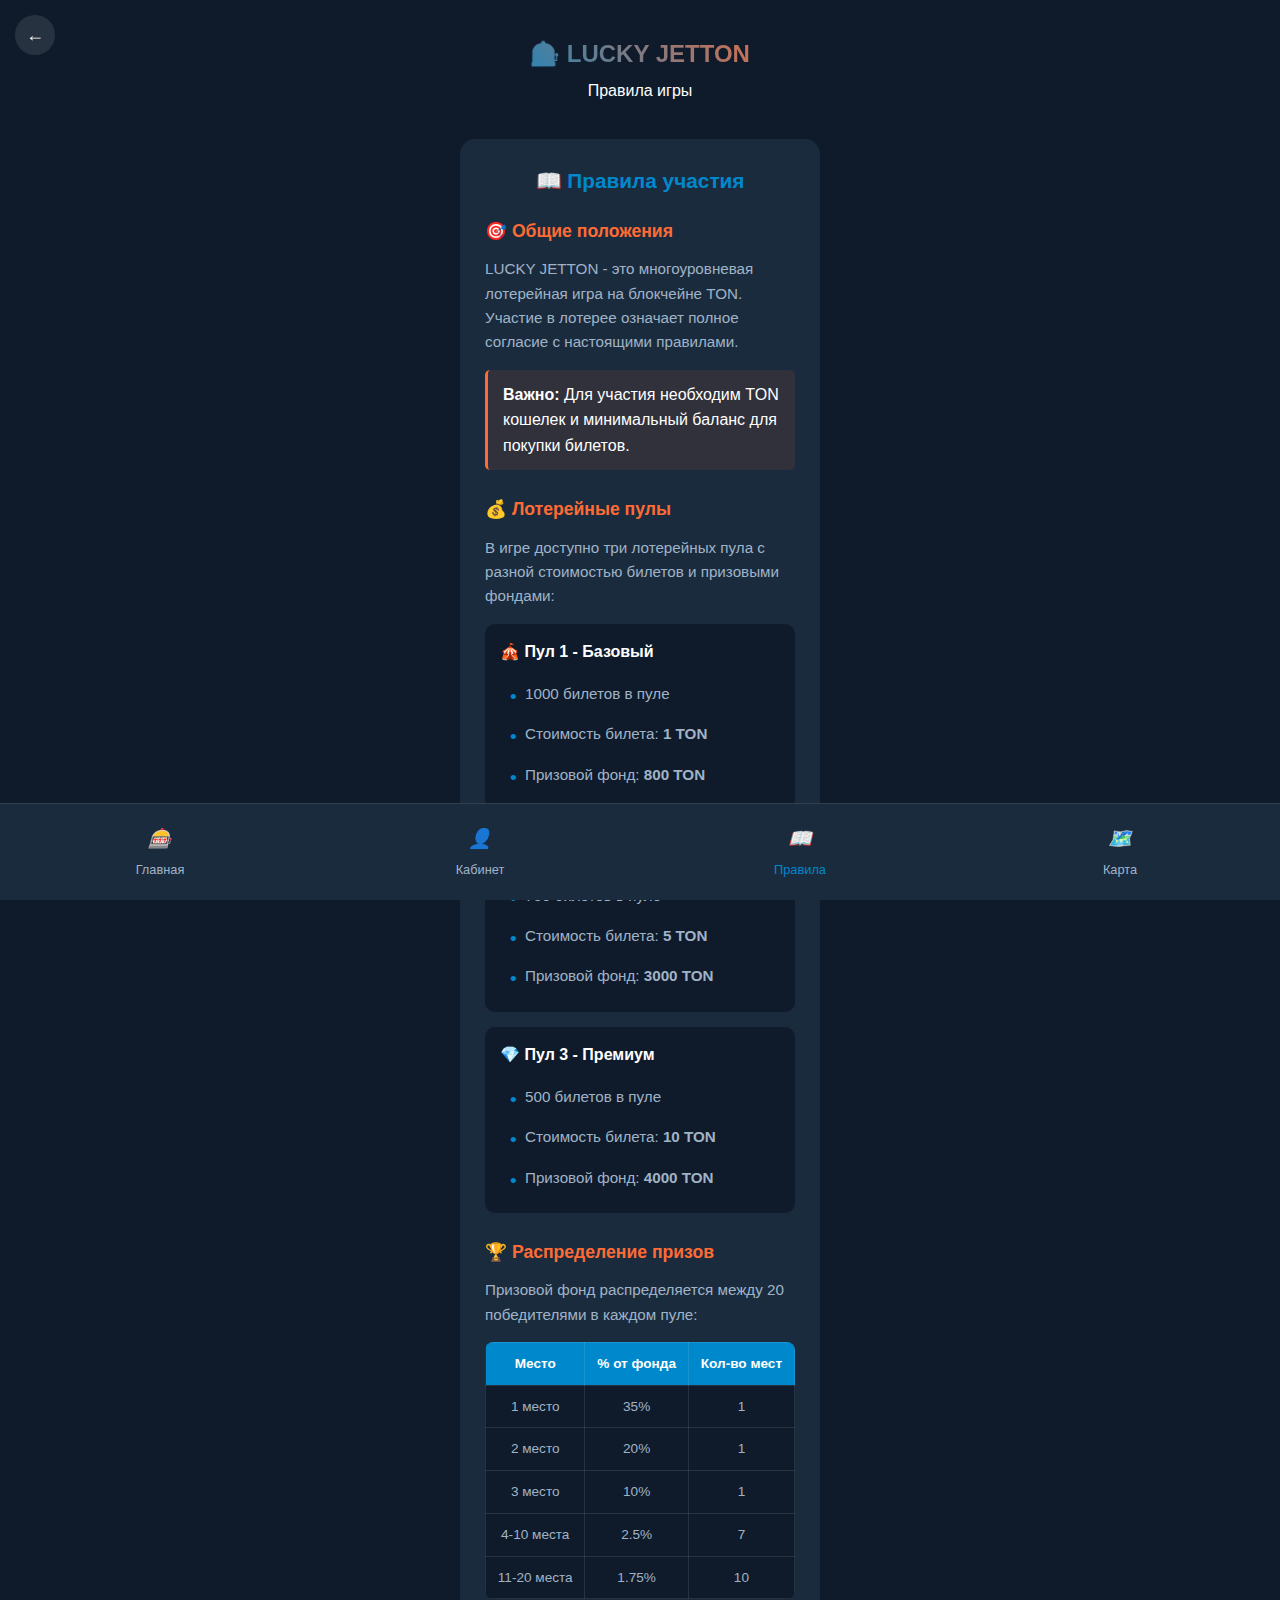
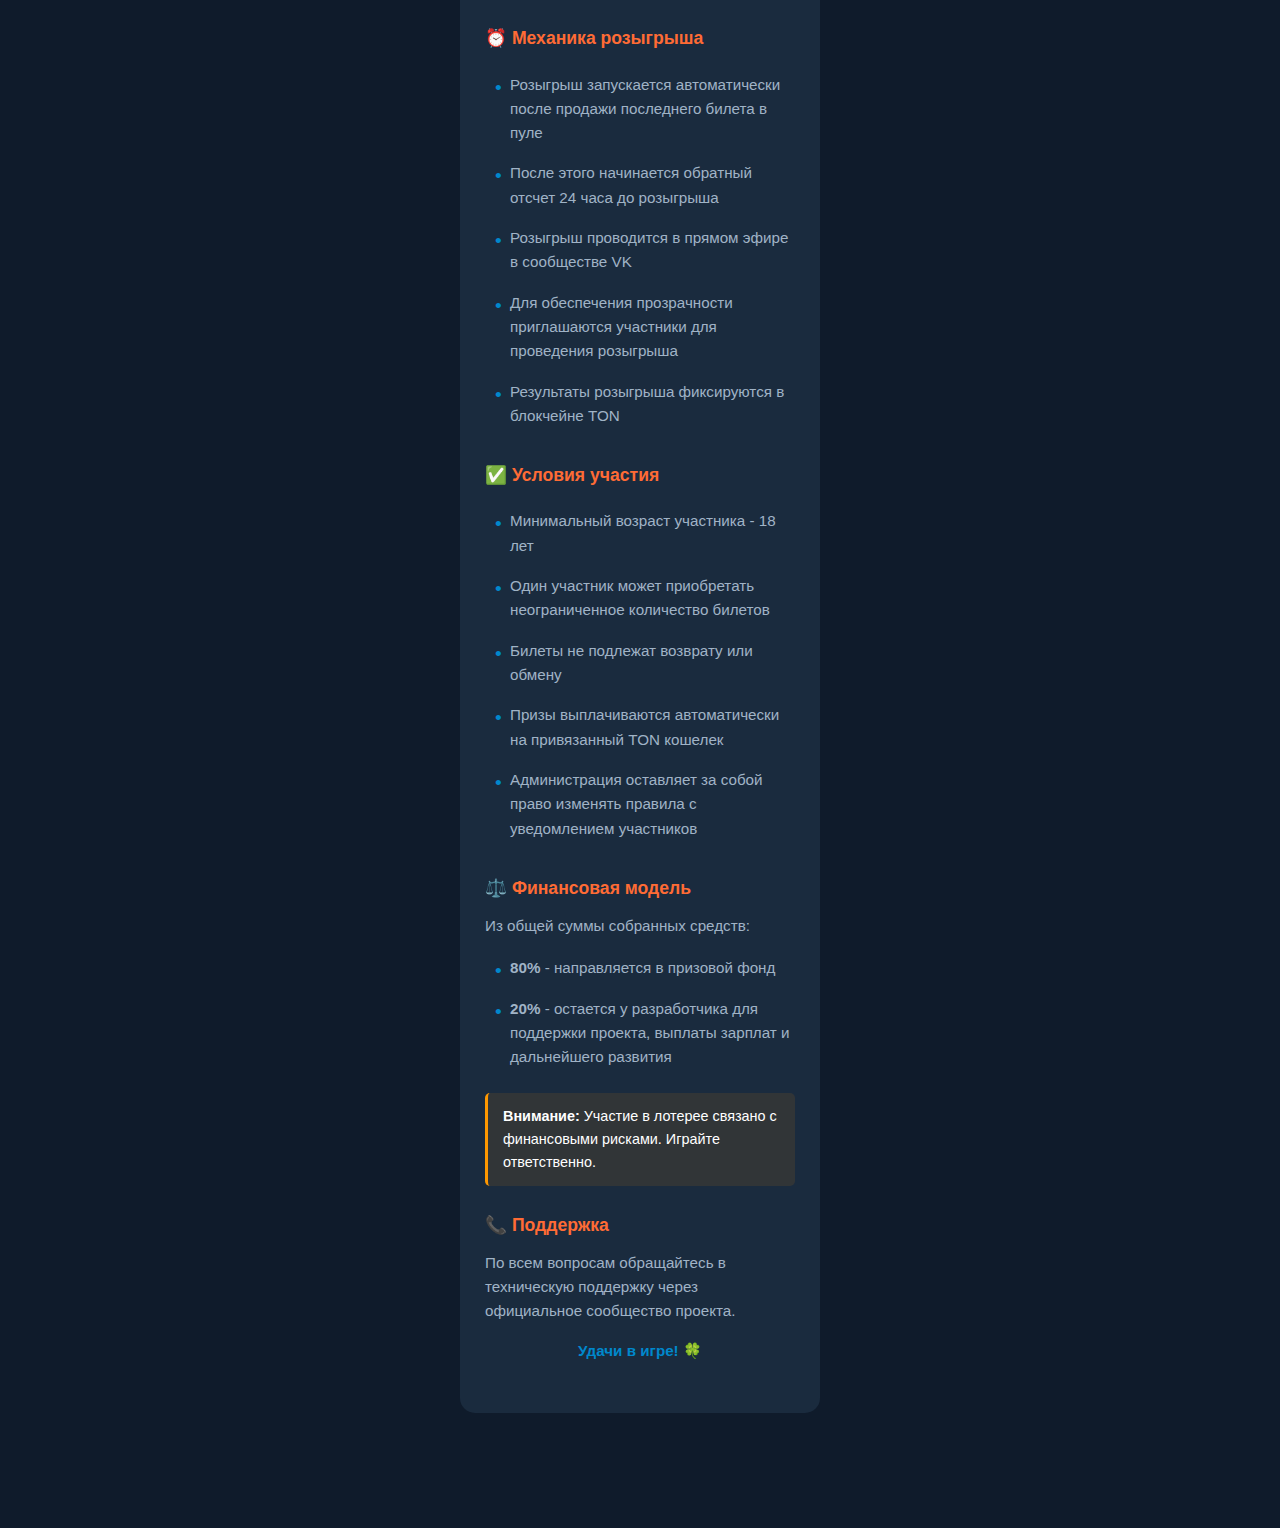
<file: rules.html>
<!DOCTYPE html>
<html lang="ru">
<head>
    <meta charset="UTF-8">
    <meta name="viewport" content="width=device-width, initial-scale=1.0">
    <title>LUCKY JETTON - Правила игры</title>
    <!-- Telegram Web App SDK -->
    <script src="https://telegram.org/js/telegram-web-app.js"></script>
    <style>
        * {
            margin: 0;
            padding: 0;
            box-sizing: border-box;
        }

        :root {
            --primary: #0088cc;
            --primary-dark: #006699;
            --secondary: #ff6b35;
            --background: #0f1b2b;
            --surface: #1a2b3e;
            --text: #ffffff;
            --text-secondary: #a0b3c6;
            --success: #4CAF50;
            --warning: #FF9800;
            --error: #f44336;
        }

        body {
            font-family: 'Segoe UI', Tahoma, Geneva, Verdana, sans-serif;
            background: var(--background);
            color: var(--text);
            min-height: 100vh;
            line-height: 1.6;
            padding-bottom: 80px;
        }

        .container {
            max-width: 400px;
            margin: 0 auto;
            padding: 20px;
        }

        .header {
            text-align: center;
            margin-bottom: 20px;
            padding: 15px 0;
        }

        .header h1 {
            font-size: 1.5rem;
            background: linear-gradient(45deg, var(--primary), var(--secondary));
            -webkit-background-clip: text;
            -webkit-text-fill-color: transparent;
            margin-bottom: 5px;
        }

        /* Навигация */
        .navigation {
            position: fixed;
            bottom: 0;
            left: 0;
            right: 0;
            background: var(--surface);
            border-top: 1px solid rgba(255,255,255,0.1);
            display: flex;
            padding: 10px 0;
            z-index: 1000;
        }

        .nav-item {
            flex: 1;
            text-align: center;
            padding: 10px 5px;
            color: var(--text-secondary);
            text-decoration: none;
            font-size: 0.8rem;
            transition: all 0.3s ease;
        }

        .nav-item.active {
            color: var(--primary);
        }

        .nav-item i {
            display: block;
            font-size: 1.2rem;
            margin-bottom: 5px;
        }

        /* Контент правил */
        .rules-content {
            background: var(--surface);
            border-radius: 15px;
            padding: 25px;
            margin-bottom: 15px;
        }

        .section-title {
            font-size: 1.3rem;
            font-weight: bold;
            margin-bottom: 20px;
            color: var(--primary);
            text-align: center;
        }

        .rules-section {
            margin-bottom: 25px;
        }

        .rules-section h3 {
            font-size: 1.1rem;
            color: var(--secondary);
            margin-bottom: 12px;
            display: flex;
            align-items: center;
            gap: 8px;
        }

        .rules-section p {
            margin-bottom: 10px;
            font-size: 0.95rem;
            color: var(--text-secondary);
        }

        .rules-list {
            list-style: none;
            padding-left: 0;
        }

        .rules-list li {
            padding: 8px 0;
            padding-left: 25px;
            position: relative;
            color: var(--text-secondary);
            font-size: 0.95rem;
        }

        .rules-list li:before {
            content: "•";
            color: var(--primary);
            position: absolute;
            left: 10px;
            font-size: 1.2rem;
        }

        .pool-info {
            background: var(--background);
            border-radius: 10px;
            padding: 15px;
            margin: 15px 0;
        }

        .pool-info h4 {
            color: var(--text);
            margin-bottom: 10px;
            font-size: 1rem;
        }

        .prize-table {
            width: 100%;
            border-collapse: collapse;
            margin: 15px 0;
            background: var(--background);
            border-radius: 8px;
            overflow: hidden;
        }

        .prize-table th,
        .prize-table td {
            padding: 10px;
            text-align: center;
            border: 1px solid rgba(255,255,255,0.1);
            font-size: 0.85rem;
        }

        .prize-table th {
            background: var(--primary);
            color: white;
            font-weight: bold;
        }

        .prize-table td {
            color: var(--text-secondary);
        }

        .highlight {
            background: rgba(255, 107, 53, 0.1);
            border-left: 3px solid var(--secondary);
            padding: 12px 15px;
            margin: 15px 0;
            border-radius: 5px;
        }

        .warning-note {
            background: rgba(255, 152, 0, 0.1);
            border-left: 3px solid var(--warning);
            padding: 12px 15px;
            margin: 15px 0;
            border-radius: 5px;
            font-size: 0.9rem;
        }

        @keyframes fadeIn {
            from { opacity: 0; transform: translateY(10px); }
            to { opacity: 1; transform: translateY(0); }
        }

        .rules-content {
            animation: fadeIn 0.5s ease;
        }

        /* Адаптивность */
        @media (max-width: 480px) {
            .container {
                padding: 15px;
            }
            
            .rules-content {
                padding: 20px;
            }
            
            .prize-table th,
            .prize-table td {
                padding: 8px 5px;
                font-size: 0.8rem;
            }
        }
    </style>
</head>
<body>
    <!-- Кнопка возврата для Telegram -->
    <button class="back-btn" onclick="goBack()" style="position: fixed; top: 15px; left: 15px; background: rgba(255,255,255,0.1); border: none; border-radius: 50%; width: 40px; height: 40px; color: white; font-size: 18px; cursor: pointer; z-index: 1001;">←</button>
    <div class="container">
        <!-- Шапка -->
        <div class="header">
            <h1>🎰 LUCKY JETTON</h1>
            <p>Правила игры</p>
        </div>

        <div class="rules-content">
            <div class="section-title">📖 Правила участия</div>

            <div class="rules-section">
                <h3>🎯 Общие положения</h3>
                <p>LUCKY JETTON - это многоуровневая лотерейная игра на блокчейне TON. Участие в лотерее означает полное согласие с настоящими правилами.</p>
                
                <div class="highlight">
                    <strong>Важно:</strong> Для участия необходим TON кошелек и минимальный баланс для покупки билетов.
                </div>
            </div>

            <div class="rules-section">
                <h3>💰 Лотерейные пулы</h3>
                <p>В игре доступно три лотерейных пула с разной стоимостью билетов и призовыми фондами:</p>
                
                <div class="pool-info">
                    <h4>🎪 Пул 1 - Базовый</h4>
                    <ul class="rules-list">
                        <li>1000 билетов в пуле</li>
                        <li>Стоимость билета: <strong>1 TON</strong></li>
                        <li>Призовой фонд: <strong>800 TON</strong></li>
                    </ul>
                </div>

                <div class="pool-info">
                    <h4>🚀 Пул 2 - Продвинутый</h4>
                    <ul class="rules-list">
                        <li>750 билетов в пуле</li>
                        <li>Стоимость билета: <strong>5 TON</strong></li>
                        <li>Призовой фонд: <strong>3000 TON</strong></li>
                    </ul>
                </div>

                <div class="pool-info">
                    <h4>💎 Пул 3 - Премиум</h4>
                    <ul class="rules-list">
                        <li>500 билетов в пуле</li>
                        <li>Стоимость билета: <strong>10 TON</strong></li>
                        <li>Призовой фонд: <strong>4000 TON</strong></li>
                    </ul>
                </div>
            </div>

            <div class="rules-section">
                <h3>🏆 Распределение призов</h3>
                <p>Призовой фонд распределяется между 20 победителями в каждом пуле:</p>
                
                <table class="prize-table">
                    <thead>
                        <tr>
                            <th>Место</th>
                            <th>% от фонда</th>
                            <th>Кол-во мест</th>
                        </tr>
                    </thead>
                    <tbody>
                        <tr>
                            <td>1 место</td>
                            <td>35%</td>
                            <td>1</td>
                        </tr>
                        <tr>
                            <td>2 место</td>
                            <td>20%</td>
                            <td>1</td>
                        </tr>
                        <tr>
                            <td>3 место</td>
                            <td>10%</td>
                            <td>1</td>
                        </tr>
                        <tr>
                            <td>4-10 места</td>
                            <td>2.5%</td>
                            <td>7</td>
                        </tr>
                        <tr>
                            <td>11-20 места</td>
                            <td>1.75%</td>
                            <td>10</td>
                        </tr>
                    </tbody>
                </table>
            </div>

            <div class="rules-section">
                <h3>⏰ Механика розыгрыша</h3>
                <ul class="rules-list">
                    <li>Розыгрыш запускается автоматически после продажи последнего билета в пуле</li>
                    <li>После этого начинается обратный отсчет 24 часа до розыгрыша</li>
                    <li>Розыгрыш проводится в прямом эфире в сообществе VK</li>
                    <li>Для обеспечения прозрачности приглашаются участники для проведения розыгрыша</li>
                    <li>Результаты розыгрыша фиксируются в блокчейне TON</li>
                </ul>
            </div>

            <div class="rules-section">
                <h3>✅ Условия участия</h3>
                <ul class="rules-list">
                    <li>Минимальный возраст участника - 18 лет</li>
                    <li>Один участник может приобретать неограниченное количество билетов</li>
                    <li>Билеты не подлежат возврату или обмену</li>
                    <li>Призы выплачиваются автоматически на привязанный TON кошелек</li>
                    <li>Администрация оставляет за собой право изменять правила с уведомлением участников</li>
                </ul>
            </div>

            <div class="rules-section">
                <h3>⚖️ Финансовая модель</h3>
                <p>Из общей суммы собранных средств:</p>
                <ul class="rules-list">
                    <li><strong>80%</strong> - направляется в призовой фонд</li>
                    <li><strong>20%</strong> - остается у разработчика для поддержки проекта, выплаты зарплат и дальнейшего развития</li>
                </ul>
                
                <div class="warning-note">
                    <strong>Внимание:</strong> Участие в лотерее связано с финансовыми рисками. Играйте ответственно.
                </div>
            </div>

            <div class="rules-section">
                <h3>📞 Поддержка</h3>
                <p>По всем вопросам обращайтесь в техническую поддержку через официальное сообщество проекта.</p>
                <p style="text-align: center; margin-top: 15px; color: var(--primary);">
                    <strong>Удачи в игре! 🍀</strong>
                </p>
            </div>
        </div>
    </div>

    <!-- Навигация -->
    <div class="navigation">
        <a href="index.html" class="nav-item">
            <i>🎰</i>
            Главная
        </a>
    
        <a href="profile.html" class="nav-item">
            <i>👤</i>
            Кабинет
        </a>
        <a href="rules.html" class="nav-item active">
            <i>📖</i>
            Правила
        </a>
        <a href="roadmap.html" class="nav-item">
            <i>🗺️</i>
            Карта
        </a>
    </div>
    <script>
        // Telegram Web App Integration
        const tg = window.Telegram.WebApp;
        
        // Функция для отправки данных в бот
        function sendDataToBot(data) {
            if (tg && tg.sendData) {
                console.log('Отправляем данные в бот:', data);
                tg.sendData(JSON.stringify(data));
            }
        }
        
        // Функция для закрытия Web App
        function closeWebApp() {
            if (tg && tg.close) {
                tg.close();
            }
        }
        
        // Функция возврата
        function goBack() {
            if (tg && tg.BackButton) {
                closeWebApp();
            } else {
                window.location.href = 'index.html';
            }
        }

        // Инициализация Telegram
        function initTelegram() {
            if (tg && tg.initData) {
                console.log('Запущено в Telegram Web App');
                
                // Раскрываем на весь экран
                tg.expand();
                
                // Показываем кнопку "Назад"
                tg.BackButton.show();
                tg.BackButton.onClick(closeWebApp);
                
                // Получаем данные пользователя Telegram
                const telegramUser = tg.initDataUnsafe?.user;
                if (telegramUser) {
                    console.log('Данные пользователя Telegram:', telegramUser);
                    
                    // Сохраняем данные пользователя
                    const userData = {
                        id: telegramUser.id,
                        first_name: telegramUser.first_name,
                        username: telegramUser.username,
                        language_code: telegramUser.language_code
                    };
                    localStorage.setItem('telegramUser', JSON.stringify(userData));
                }
                
                // Говорим Telegram, что приложение готово
                tg.ready();
                
                // Отправляем событие просмотра правил
                sendRulesViewEvent();
                
            } else {
                console.log('Запущено в браузере');
            }
        }

        // Отправка события просмотра правил
        function sendRulesViewEvent() {
            const telegramUser = JSON.parse(localStorage.getItem('telegramUser') || '{}');
            const rulesData = {
                action: 'rules_viewed',
                user: telegramUser,
                timestamp: new Date().toISOString()
            };
            
            sendDataToBot(rulesData);
        }

        // Отслеживание прокрутки разделов
        function trackSectionView(sectionName) {
            const telegramUser = JSON.parse(localStorage.getItem('telegramUser') || '{}');
            const sectionData = {
                action: 'rules_section_viewed',
                user: telegramUser,
                section: sectionName,
                timestamp: new Date().toISOString()
            };
            
            sendDataToBot(sectionData);
        }

        // Настройка Intersection Observer для отслеживания просмотра разделов
        function setupSectionTracking() {
            const sections = document.querySelectorAll('.rules-section');
            
            const observer = new IntersectionObserver((entries) => {
                entries.forEach(entry => {
                    if (entry.isIntersecting) {
                        const sectionTitle = entry.target.querySelector('h3');
                        if (sectionTitle) {
                            const sectionName = sectionTitle.textContent.trim();
                            trackSectionView(sectionName);
                        }
                    }
                });
            }, {
                threshold: 0.5 // Срабатывает когда 50% секции видно
            });

            sections.forEach(section => {
                observer.observe(section);
            });
        }

        // Простая анимация появления контента
        function setupAnimations() {
            const sections = document.querySelectorAll('.rules-section');
            sections.forEach((section, index) => {
                section.style.opacity = '0';
                section.style.transform = 'translateY(20px)';
                
                setTimeout(() => {
                    section.style.transition = 'all 0.5s ease';
                    section.style.opacity = '1';
                    section.style.transform = 'translateY(0)';
                }, index * 100);
            });
        }

        // Показать уведомление о важных правилах
        function showImportantRulesAlert() {
            if (tg && tg.showPopup) {
                setTimeout(() => {
                    tg.showPopup({
                        title: '📖 Важные правила',
                        message: 'Ознакомьтесь с условиями участия и распределением призов перед игрой',
                        buttons: [{ type: 'ok' }]
                    });
                }, 1500);
            }
        }

        // Инициализация при загрузке страницы
        document.addEventListener('DOMContentLoaded', function() {
            // Инициализируем Telegram
            initTelegram();
            
            // Настраиваем анимации
            setupAnimations();
            
            // Настраиваем отслеживание разделов
            setupSectionTracking();
            
            // Показываем уведомление
            showImportantRulesAlert();
            
            // Добавляем обработчики кликов на важные элементы
            addClickTracking();
        });

        // Добавление отслеживания кликов
        function addClickTracking() {
            // Отслеживаем клики по таблице призов
            const prizeTable = document.querySelector('.prize-table');
            if (prizeTable) {
                prizeTable.addEventListener('click', function() {
                    const telegramUser = JSON.parse(localStorage.getItem('telegramUser') || '{}');
                    const clickData = {
                        action: 'prize_table_viewed',
                        user: telegramUser,
                        timestamp: new Date().toISOString()
                    };
                    sendDataToBot(clickData);
                });
            }

            // Отслеживаем клики по информации о пулах
            const poolInfos = document.querySelectorAll('.pool-info');
            poolInfos.forEach((pool, index) => {
                pool.addEventListener('click', function() {
                    const poolTitle = this.querySelector('h4').textContent;
                    const telegramUser = JSON.parse(localStorage.getItem('telegramUser') || '{}');
                    const clickData = {
                        action: 'pool_info_viewed',
                        user: telegramUser,
                        pool: poolTitle,
                        timestamp: new Date().toISOString()
                    };
                    sendDataToBot(clickData);
                });
            });

            // Отслеживаем клики по предупреждениям
            const warnings = document.querySelectorAll('.warning-note, .highlight');
            warnings.forEach((warning, index) => {
                warning.addEventListener('click', function() {
                    const telegramUser = JSON.parse(localStorage.getItem('telegramUser') || '{}');
                    const clickData = {
                        action: 'warning_viewed',
                        user: telegramUser,
                        timestamp: new Date().toISOString()
                    };
                    sendDataToBot(clickData);
                });
            });
        }

        // Функция для быстрого перехода к разделу
        function scrollToSection(sectionIndex) {
            const sections = document.querySelectorAll('.rules-section');
            if (sections[sectionIndex]) {
                sections[sectionIndex].scrollIntoView({ 
                    behavior: 'smooth',
                    block: 'start'
                });
                
                // Отправляем событие быстрого перехода
                const telegramUser = JSON.parse(localStorage.getItem('telegramUser') || '{}');
                const sectionTitle = sections[sectionIndex].querySelector('h3');
                const sectionName = sectionTitle ? sectionTitle.textContent.trim() : `Раздел ${sectionIndex + 1}`;
                
                const scrollData = {
                    action: 'quick_navigation',
                    user: telegramUser,
                    section: sectionName,
                    timestamp: new Date().toISOString()
                };
                
                sendDataToBot(scrollData);
            }
        }

        // Показать меню быстрой навигации
        function showQuickNavigation() {
            if (tg && tg.showPopup) {
                tg.showPopup({
                    title: '🔍 Быстрая навигация',
                    message: 'Выберите раздел для быстрого перехода:',
                    buttons: [
                        { id: '0', type: 'default', text: 'Общие положения' },
                        { id: '1', type: 'default', text: 'Лотерейные пулы' },
                        { id: '2', type: 'default', text: 'Распределение призов' },
                        { id: '3', type: 'default', text: 'Механика розыгрыша' },
                        { id: 'cancel', type: 'cancel', text: 'Отмена' }
                    ]
                }).then((buttonId) => {
                    if (buttonId && buttonId !== 'cancel') {
                        scrollToSection(parseInt(buttonId));
                    }
                });
            } else {
                // Для браузерной версии
                const sectionIndex = prompt('Введите номер раздела (0-6):');
                if (sectionIndex !== null) {
                    scrollToSection(parseInt(sectionIndex));
                }
            }
        }

        // Добавляем кнопку быстрой навигации в шапку
        function addQuickNavButton() {
            const header = document.querySelector('.header');
            if (header) {
                const quickNavBtn = document.createElement('button');
                quickNavBtn.textContent = '🔍';
                quickNavBtn.style.position = 'absolute';
                quickNavBtn.style.right = '20px';
                quickNavBtn.style.top = '50%';
                quickNavBtn.style.transform = 'translateY(-50%)';
                quickNavBtn.style.background = 'rgba(255,255,255,0.1)';
                quickNavBtn.style.border = 'none';
                quickNavBtn.style.borderRadius = '50%';
                quickNavBtn.style.width = '40px';
                quickNavBtn.style.height = '40px';
                quickNavBtn.style.color = 'white';
                quickNavBtn.style.cursor = 'pointer';
                quickNavBtn.style.fontSize = '16px';
                quickNavBtn.onclick = showQuickNavigation;
                
                header.style.position = 'relative';
                header.appendChild(quickNavBtn);
            }
        }

        // Инициализация расширенных функций
        setTimeout(() => {
            addQuickNavButton();
        }, 1000);
    </script> 

</body>
</html>
</file>
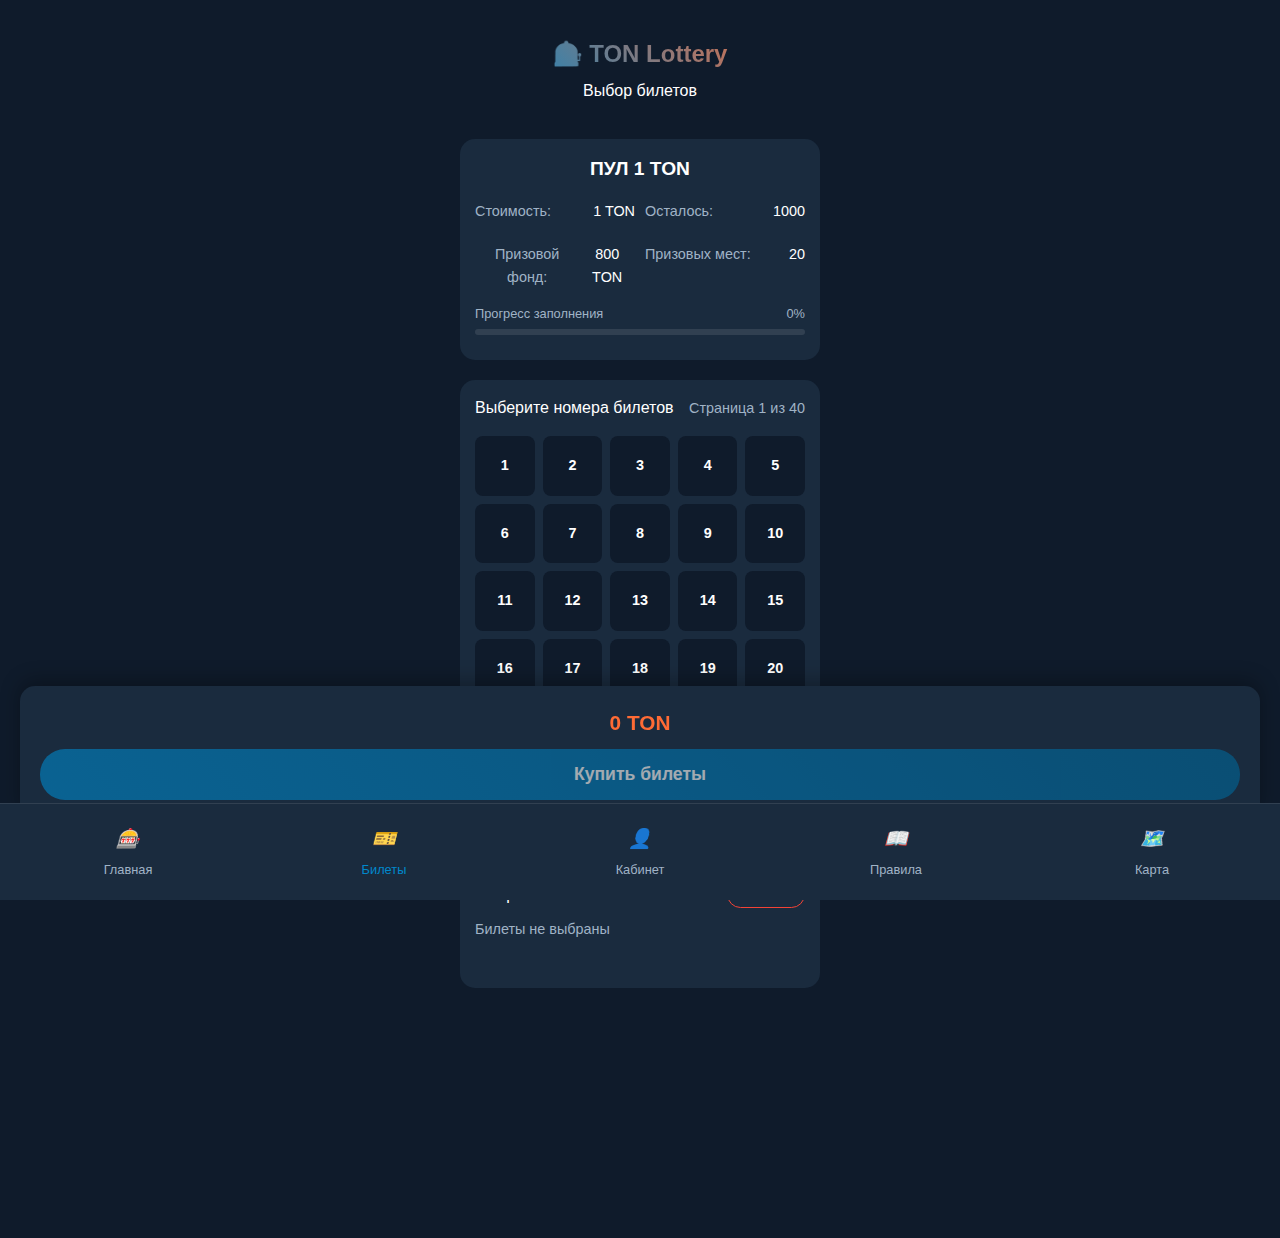
<file: tickets.html>
<!DOCTYPE html>
<html lang="ru">
<head>
    <meta charset="UTF-8">
    <meta name="viewport" content="width=device-width, initial-scale=1.0">
    <title>TON Lottery - Выбор билетов</title>
    <style>
        * {
            margin: 0;
            padding: 0;
            box-sizing: border-box;
        }

        :root {
            --primary: #0088cc;
            --primary-dark: #006699;
            --secondary: #ff6b35;
            --background: #0f1b2b;
            --surface: #1a2b3e;
            --text: #ffffff;
            --text-secondary: #a0b3c6;
            --success: #4CAF50;
            --warning: #FF9800;
            --error: #f44336;
        }

        body {
            font-family: 'Segoe UI', Tahoma, Geneva, Verdana, sans-serif;
            background: var(--background);
            color: var(--text);
            min-height: 100vh;
            line-height: 1.6;
            padding-bottom: 150px; /* Увеличил отступ для кнопки покупки */
        }

        .container {
            max-width: 400px;
            margin: 0 auto;
            padding: 20px;
        }

        .header {
            text-align: center;
            margin-bottom: 20px;
            padding: 15px 0;
        }

        .header h1 {
            font-size: 1.5rem;
            background: linear-gradient(45deg, var(--primary), var(--secondary));
            -webkit-background-clip: text;
            -webkit-text-fill-color: transparent;
            margin-bottom: 5px;
        }

        /* Навигация */
        .navigation {
            position: fixed;
            bottom: 0;
            left: 0;
            right: 0;
            background: var(--surface);
            border-top: 1px solid rgba(255,255,255,0.1);
            display: flex;
            padding: 10px 0;
            z-index: 1000;
        }

        .nav-item {
            flex: 1;
            text-align: center;
            padding: 10px 5px;
            color: var(--text-secondary);
            text-decoration: none;
            font-size: 0.8rem;
            transition: all 0.3s ease;
        }

        .nav-item.active {
            color: var(--primary);
        }

        .nav-item i {
            display: block;
            font-size: 1.2rem;
            margin-bottom: 5px;
        }

        /* Информация о пуле */
        .pool-info {
            background: var(--surface);
            border-radius: 15px;
            padding: 15px;
            margin-bottom: 20px;
            text-align: center;
        }

        .pool-name {
            font-size: 1.2rem;
            font-weight: bold;
            margin-bottom: 5px;
        }

        .pool-details {
            display: grid;
            grid-template-columns: 1fr 1fr;
            gap: 10px;
            margin: 10px 0;
            font-size: 0.9rem;
        }

        .detail-item {
            display: flex;
            justify-content: space-between;
            padding: 5px 0;
        }

        .detail-label {
            color: var(--text-secondary);
        }

        .progress-container {
            margin: 10px 0;
        }

        .progress-info {
            display: flex;
            justify-content: space-between;
            font-size: 0.8rem;
            color: var(--text-secondary);
            margin-bottom: 5px;
        }

        .progress-bar {
            width: 100%;
            height: 6px;
            background: rgba(255,255,255,0.1);
            border-radius: 3px;
            overflow: hidden;
        }

        .progress-fill {
            height: 100%;
            background: linear-gradient(45deg, var(--secondary), var(--primary));
            border-radius: 3px;
            transition: width 0.3s ease;
        }

        /* Сообщение о заполнении пула */
        .pool-complete-section {
            background: linear-gradient(45deg, var(--success), #2E7D32);
            color: white;
            border-radius: 15px;
            padding: 20px;
            margin-bottom: 20px;
            text-align: center;
            display: none;
        }

        .pool-complete-title {
            font-size: 1.2rem;
            font-weight: bold;
            margin-bottom: 15px;
        }

        .pool-complete-message {
            margin-bottom: 15px;
            font-size: 0.9rem;
            line-height: 1.5;
        }

        .telegram-link {
            display: inline-flex;
            align-items: center;
            gap: 8px;
            background: rgba(255,255,255,0.2);
            padding: 12px 20px;
            border-radius: 25px;
            color: white;
            text-decoration: none;
            font-weight: bold;
            transition: all 0.3s ease;
            margin: 10px 0;
        }

        .telegram-link:hover {
            background: rgba(255,255,255,0.3);
            transform: scale(1.05);
        }

        .telegram-icon {
            font-size: 1.2rem;
        }

        .security-warning {
            background: rgba(255,255,255,0.1);
            border-radius: 10px;
            padding: 12px;
            margin-top: 15px;
            font-size: 0.8rem;
            border-left: 4px solid var(--warning);
        }

        .warning-icon {
            color: var(--warning);
            font-weight: bold;
            margin-right: 5px;
        }

        /* Сетка билетов */
        .tickets-section {
            background: var(--surface);
            border-radius: 15px;
            padding: 15px;
            margin-bottom: 15px;
        }

        .tickets-header {
            display: flex;
            justify-content: space-between;
            align-items: center;
            margin-bottom: 15px;
        }

        .page-info {
            font-size: 0.9rem;
            color: var(--text-secondary);
        }

        .tickets-grid {
            display: grid;
            grid-template-columns: repeat(5, 1fr);
            gap: 8px;
            margin-bottom: 15px;
        }

        .ticket {
            aspect-ratio: 1;
            background: var(--background);
            border: 2px solid transparent;
            border-radius: 8px;
            display: flex;
            align-items: center;
            justify-content: center;
            cursor: pointer;
            transition: all 0.3s ease;
            position: relative;
            font-weight: bold;
            font-size: 0.9rem;
        }

        .ticket:hover {
            border-color: var(--primary);
            transform: scale(1.05);
        }

        .ticket.selected {
            background: linear-gradient(45deg, var(--primary), var(--primary-dark));
            border-color: var(--primary);
            color: white;
        }

        .ticket.sold {
            background: rgba(244, 67, 54, 0.2);
            border-color: var(--error);
            cursor: not-allowed;
            opacity: 0.6;
        }

        .ticket.sold::after {
            content: '✕';
            position: absolute;
            color: var(--error);
            font-size: 1.2rem;
        }

        /* Навигация по страницам билетов */
        .pagination {
            display: flex;
            justify-content: space-between;
            align-items: center;
            margin: 15px 0;
        }

        .page-btn {
            background: var(--primary);
            color: white;
            border: none;
            width: 40px;
            height: 40px;
            border-radius: 50%;
            cursor: pointer;
            transition: all 0.3s ease;
            display: flex;
            align-items: center;
            justify-content: center;
            font-size: 1.2rem;
        }

        .page-btn:disabled {
            opacity: 0.4;
            cursor: not-allowed;
        }

        .page-btn:hover:not(:disabled) {
            transform: scale(1.1);
            background: var(--primary-dark);
        }

        .page-numbers {
            display: flex;
            gap: 5px;
        }

        .page-number {
            width: 30px;
            height: 30px;
            border-radius: 50%;
            display: flex;
            align-items: center;
            justify-content: center;
            font-size: 0.8rem;
            background: var(--background);
            cursor: pointer;
            transition: all 0.3s ease;
        }

        .page-number.active {
            background: var(--primary);
            color: white;
        }

        /* Выбранные билеты */
        .selected-tickets {
            background: var(--surface);
            border-radius: 15px;
            padding: 15px;
            margin-bottom: 80px; /* Добавил отступ для кнопки покупки */
        }

        .selected-header {
            display: flex;
            justify-content: space-between;
            align-items: center;
            margin-bottom: 10px;
        }

        .clear-btn {
            background: transparent;
            border: 1px solid var(--error);
            color: var(--error);
            padding: 5px 10px;
            border-radius: 15px;
            font-size: 0.8rem;
            cursor: pointer;
            transition: all 0.3s ease;
        }

        .clear-btn:hover {
            background: var(--error);
            color: white;
        }

        .selected-list {
            display: flex;
            flex-wrap: wrap;
            gap: 8px;
            min-height: 40px;
            margin-bottom: 15px;
        }

        .selected-ticket {
            background: var(--primary);
            color: white;
            padding: 6px 12px;
            border-radius: 15px;
            font-size: 0.8rem;
            display: flex;
            align-items: center;
            gap: 5px;
        }

        .remove-ticket {
            background: none;
            border: none;
            color: white;
            cursor: pointer;
            font-size: 0.7rem;
            padding: 0;
            width: 16px;
            height: 16px;
            border-radius: 50%;
            display: flex;
            align-items: center;
            justify-content: center;
        }

        .remove-ticket:hover {
            background: rgba(255,255,255,0.2);
        }

        /* Кнопка покупки */
        .purchase-section {
            background: var(--surface);
            border-radius: 15px;
            padding: 20px;
            text-align: center;
            position: fixed;
            bottom: 80px; /* Размещаем над навигацией */
            left: 20px;
            right: 20px;
            z-index: 999;
            box-shadow: 0 -5px 20px rgba(0,0,0,0.3);
        }

        .total-cost {
            font-size: 1.3rem;
            font-weight: bold;
            color: var(--secondary);
            margin-bottom: 10px;
        }

        .btn {
            background: linear-gradient(45deg, var(--primary), var(--primary-dark));
            color: white;
            border: none;
            padding: 15px 30px;
            border-radius: 25px;
            font-size: 1.1rem;
            font-weight: bold;
            cursor: pointer;
            transition: all 0.3s ease;
            width: 100%;
        }

        .btn:hover:not(:disabled) {
            transform: scale(1.02);
            box-shadow: 0 5px 15px rgba(0, 136, 204, 0.4);
        }

        .btn:disabled {
            opacity: 0.6;
            cursor: not-allowed;
            transform: none;
        }

        /* Модальное окно */
        .modal {
            display: none;
            position: fixed;
            top: 0;
            left: 0;
            right: 0;
            bottom: 0;
            background: rgba(0,0,0,0.8);
            z-index: 2000;
            align-items: center;
            justify-content: center;
        }

        .modal.active {
            display: flex;
        }

        .modal-content {
            background: var(--surface);
            border-radius: 20px;
            padding: 25px;
            max-width: 350px;
            width: 90%;
            text-align: center;
            animation: modalSlide 0.3s ease;
        }

        @keyframes modalSlide {
            from { transform: scale(0.8); opacity: 0; }
            to { transform: scale(1); opacity: 1; }
        }

        .modal h3 {
            margin-bottom: 15px;
            font-size: 1.3rem;
        }

        .modal-tickets {
            background: var(--background);
            border-radius: 10px;
            padding: 15px;
            margin: 15px 0;
            max-height: 150px;
            overflow-y: auto;
        }

        .modal-actions {
            display: flex;
            gap: 10px;
            margin-top: 20px;
        }

        .modal-btn {
            flex: 1;
            padding: 12px;
            border: none;
            border-radius: 10px;
            font-weight: bold;
            cursor: pointer;
            transition: all 0.3s ease;
        }

        .modal-confirm {
            background: var(--primary);
            color: white;
        }

        .modal-cancel {
            background: transparent;
            border: 2px solid var(--text-secondary);
            color: var(--text-secondary);
        }

        .modal-btn:hover {
            transform: scale(1.05);
        }
    </style>
</head>
<body>
    <div class="container">
        <!-- Шапка -->
        <div class="header">
            <h1>🎰 TON Lottery</h1>
            <p>Выбор билетов</p>
        </div>

        <!-- Сообщение о заполнении пула -->
        <div class="pool-complete-section" id="poolCompleteSection">
            <div class="pool-complete-title">🎉 Пул заполнен!</div>
            <div class="pool-complete-message">
                Следите за информацией о розыгрыше в нашем официальном Telegram канале
            </div>
            <a href="https://t.me/ton_lottery_ton" target="_blank" class="telegram-link">
                <span class="telegram-icon">📢</span>
                @ton_lottery_ton
            </a>
            <div class="security-warning">
                <span class="warning-icon">⚠️</span>
                <strong>Внимание:</strong> Остерегайтесь мошенников! Все выплаты и покупки происходят только внутри официальной игры.
            </div>
        </div>

        <!-- Информация о текущем пуле -->
        <div class="pool-info">
            <div class="pool-name" id="currentPoolName">ПУЛ 1 TON</div>
            <div class="pool-details">
                <div class="detail-item">
                    <span class="detail-label">Стоимость:</span>
                    <span id="ticketPrice">1 TON</span>
                </div>
                <div class="detail-item">
                    <span class="detail-label">Осталось:</span>
                    <span id="ticketsRemaining">1000</span>
                </div>
                <div class="detail-item">
                    <span class="detail-label">Призовой фонд:</span>
                    <span id="prizeFund">800 TON</span>
                </div>
                <div class="detail-item">
                    <span class="detail-label">Призовых мест:</span>
                    <span>20</span>
                </div>
            </div>
            <div class="progress-container">
                <div class="progress-info">
                    <span>Прогресс заполнения</span>
                    <span id="currentProgressText">0%</span>
                </div>
                <div class="progress-bar">
                    <div class="progress-fill" id="currentProgress" style="width: 0%"></div>
                </div>
            </div>
        </div>

        <!-- Сетка билетов -->
        <div class="tickets-section">
            <div class="tickets-header">
                <div>Выберите номера билетов</div>
                <div class="page-info">Страница <span id="currentPage">1</span> из <span id="totalPages">40</span></div>
            </div>

            <div class="tickets-grid" id="ticketsGrid">
                <!-- Билеты будут сгенерированы через JavaScript -->
            </div>

            <!-- Навигация по страницам -->
            <div class="pagination">
                <button class="page-btn" id="prevPage" onclick="changePage(-1)">‹</button>
                
                <div class="page-numbers" id="pageNumbers">
                    <!-- Номера страниц будут сгенерированы -->
                </div>
                
                <button class="page-btn" id="nextPage" onclick="changePage(1)">›</button>
            </div>
        </div>

        <!-- Выбранные билеты -->
        <div class="selected-tickets">
            <div class="selected-header">
                <div>Выбранные билеты</div>
                <button class="clear-btn" onclick="clearSelection()">Очистить</button>
            </div>
            <div class="selected-list" id="selectedList">
                <div style="color: var(--text-secondary); font-size: 0.9rem;">Билеты не выбраны</div>
            </div>
        </div>
    </div>

    <!-- Кнопка покупки -->
    <div class="purchase-section">
        <div class="total-cost" id="totalCost">0 TON</div>
        <button class="btn" id="purchaseBtn" onclick="showPurchaseModal()" disabled>Купить билеты</button>
    </div>

    <!-- Модальное окно подтверждения -->
    <div class="modal" id="purchaseModal">
        <div class="modal-content">
            <h3>Подтверждение покупки</h3>
            <p>Вы покупаете <span id="modalTicketCount">0</span> билетов</p>
            <div class="modal-tickets" id="modalTicketsList">
                <!-- Список билетов -->
            </div>
            <p>Общая стоимость: <span id="modalTotalCost" style="color: var(--secondary); font-weight: bold;">0 TON</span></p>
            <div class="modal-actions">
                <button class="modal-btn modal-cancel" onclick="hidePurchaseModal()">Отмена</button>
                <button class="modal-btn modal-confirm" onclick="confirmPurchase()">Подтвердить</button>
            </div>
        </div>
    </div>

    <!-- Навигация -->
    <div class="navigation">
        <a href="index.html" class="nav-item">
            <i>🎰</i>
            Главная
        </a>
        <a href="tickets.html" class="nav-item active">
            <i>🎫</i>
            Билеты
        </a>
        <a href="profile.html" class="nav-item">
            <i>👤</i>
            Кабинет
        </a>
        <a href="rules.html" class="nav-item">
            <i>📖</i>
            Правила
        </a>
        <a href="roadmap.html" class="nav-item">
            <i>🗺️</i>
            Карта
        </a>
    </div>

    <script>
        // Данные для страницы билетов
        const ticketData = {
            currentPool: 1,
            currentPage: 1,
            ticketsPerPage: 25,
            selectedTickets: []
        };

        // Инициализация страницы билетов
        function initTicketPage() {
            loadTicketData();
            updatePoolInfo();
            generateTicketsGrid();
            updatePagination();
            updateSelectedTickets();
            checkPoolCompletion();
        }

        // Загрузка данных
        function loadTicketData() {
            const saved = localStorage.getItem('tonLotteryGameData');
            if (saved) {
                const data = JSON.parse(saved);
                ticketData.currentPool = data.currentPool || 1;
            }
        }

        // Получение текущего пула
        function getCurrentPool() {
            const saved = localStorage.getItem('tonLotteryGameData');
            if (saved) {
                const data = JSON.parse(saved);
                return data.pools[ticketData.currentPool] || data.pools[1];
            }
            return { name: "ПУЛ 1 TON", price: 1, totalTickets: 1000, soldTickets: 0, prizeFund: 800 };
        }

        // Получение проданных билетов для текущего пула
        function getSoldTickets() {
            const saved = localStorage.getItem('tonLotteryGameData');
            if (saved) {
                const data = JSON.parse(saved);
                const pool = data.pools[ticketData.currentPool];
                if (pool && pool.soldTicketsList) {
                    return new Set(pool.soldTicketsList);
                }
            }
            return new Set();
        }

        // Проверка заполнения пула
        function checkPoolCompletion() {
            const pool = getCurrentPool();
            const soldTickets = getSoldTickets();
            const isPoolFull = soldTickets.size >= pool.totalTickets;
            
            if (isPoolFull) {
                document.getElementById('poolCompleteSection').style.display = 'block';
            } else {
                document.getElementById('poolCompleteSection').style.display = 'none';
            }
        }

        // Обновление информации о пуле
        function updatePoolInfo() {
            const pool = getCurrentPool();
            const soldTickets = getSoldTickets();
            const remaining = pool.totalTickets - soldTickets.size;
            const progress = (soldTickets.size / pool.totalTickets) * 100;

            document.getElementById('currentPoolName').textContent = pool.name;
            document.getElementById('ticketPrice').textContent = pool.price + ' TON';
            document.getElementById('ticketsRemaining').textContent = remaining;
            document.getElementById('prizeFund').textContent = pool.prizeFund + ' TON';
            document.getElementById('currentProgressText').textContent = Math.round(progress) + '%';
            document.getElementById('currentProgress').style.width = progress + '%';
            
            // Обновляем общее количество страниц
            const totalPages = Math.ceil(pool.totalTickets / ticketData.ticketsPerPage);
            document.getElementById('totalPages').textContent = totalPages;
        }

        // Генерация сетки билетов
        function generateTicketsGrid() {
            const grid = document.getElementById('ticketsGrid');
            grid.innerHTML = '';

            const pool = getCurrentPool();
            const soldTickets = getSoldTickets();
            const startTicket = (ticketData.currentPage - 1) * ticketData.ticketsPerPage + 1;
            const endTicket = Math.min(startTicket + ticketData.ticketsPerPage - 1, pool.totalTickets);

            for (let i = startTicket; i <= endTicket; i++) {
                const ticket = document.createElement('div');
                ticket.className = 'ticket';
                ticket.textContent = i;
                
                if (soldTickets.has(i)) {
                    ticket.classList.add('sold');
                } else if (ticketData.selectedTickets.includes(i)) {
                    ticket.classList.add('selected');
                } else {
                    ticket.onclick = () => toggleTicketSelection(i);
                }
                
                grid.appendChild(ticket);
            }

            document.getElementById('currentPage').textContent = ticketData.currentPage;
        }

        // Выбор/отмена выбора билета
        function toggleTicketSelection(ticketNumber) {
            const index = ticketData.selectedTickets.indexOf(ticketNumber);
            const pool = getCurrentPool();
            const soldTickets = getSoldTickets();
            const maxTickets = pool.totalTickets - soldTickets.size;

            if (index === -1) {
                // Проверяем лимит
                if (ticketData.selectedTickets.length >= maxTickets) {
                    alert(`Можно выбрать не более ${maxTickets} билетов!`);
                    return;
                }
                ticketData.selectedTickets.push(ticketNumber);
            } else {
                ticketData.selectedTickets.splice(index, 1);
            }

            updateSelectedTickets();
            generateTicketsGrid(); // Перерисовываем для обновления стилей
        }

        // Обновление списка выбранных билетов
        function updateSelectedTickets() {
            const selectedList = document.getElementById('selectedList');
            const totalCost = document.getElementById('totalCost');
            const purchaseBtn = document.getElementById('purchaseBtn');

            selectedList.innerHTML = '';

            if (ticketData.selectedTickets.length === 0) {
                selectedList.innerHTML = '<div style="color: var(--text-secondary); font-size: 0.9rem;">Билеты не выбраны</div>';
                totalCost.textContent = '0 TON';
                purchaseBtn.disabled = true;
            } else {
                ticketData.selectedTickets.forEach(ticketNumber => {
                    const ticketElement = document.createElement('div');
                    ticketElement.className = 'selected-ticket';
                    ticketElement.innerHTML = `
                        #${ticketNumber}
                        <button class="remove-ticket" onclick="removeTicket(${ticketNumber})">×</button>
                    `;
                    selectedList.appendChild(ticketElement);
                });

                const pool = getCurrentPool();
                const cost = ticketData.selectedTickets.length * pool.price;
                totalCost.textContent = cost + ' TON';
                purchaseBtn.disabled = false;
            }
        }

        // Удаление билета из выбранных
        function removeTicket(ticketNumber) {
            const index = ticketData.selectedTickets.indexOf(ticketNumber);
            if (index > -1) {
                ticketData.selectedTickets.splice(index, 1);
                updateSelectedTickets();
                generateTicketsGrid();
            }
        }

        // Очистка выбора
        function clearSelection() {
            if (ticketData.selectedTickets.length > 0) {
                if (confirm('Очистить все выбранные билеты?')) {
                    ticketData.selectedTickets = [];
                    updateSelectedTickets();
                    generateTicketsGrid();
                }
            }
        }

        // Смена страницы
        function changePage(direction) {
            const pool = getCurrentPool();
            const totalPages = Math.ceil(pool.totalTickets / ticketData.ticketsPerPage);
            const newPage = ticketData.currentPage + direction;

            if (newPage >= 1 && newPage <= totalPages) {
                ticketData.currentPage = newPage;
                generateTicketsGrid();
                updatePagination();
            }
        }

        // Обновление пагинации
        function updatePagination() {
            const pool = getCurrentPool();
            const totalPages = Math.ceil(pool.totalTickets / ticketData.ticketsPerPage);
            const pageNumbers = document.getElementById('pageNumbers');
            const prevBtn = document.getElementById('prevPage');
            const nextBtn = document.getElementById('nextPage');

            pageNumbers.innerHTML = '';
            
            // Показываем только 5 страниц вокруг текущей
            const startPage = Math.max(1, ticketData.currentPage - 2);
            const endPage = Math.min(totalPages, startPage + 4);
            
            for (let i = startPage; i <= endPage; i++) {
                const pageBtn = document.createElement('div');
                pageBtn.className = 'page-number' + (i === ticketData.currentPage ? ' active' : '');
                pageBtn.textContent = i;
                pageBtn.onclick = () => goToPage(i);
                pageNumbers.appendChild(pageBtn);
            }

            prevBtn.disabled = ticketData.currentPage === 1;
            nextBtn.disabled = ticketData.currentPage === totalPages;
        }

        // Переход на конкретную страницу
        function goToPage(page) {
            ticketData.currentPage = page;
            generateTicketsGrid();
            updatePagination();
        }

        // Показать модальное окно покупки
        function showPurchaseModal() {
            const modal = document.getElementById('purchaseModal');
            const ticketCount = document.getElementById('modalTicketCount');
            const ticketsList = document.getElementById('modalTicketsList');
            const totalCost = document.getElementById('modalTotalCost');

            const pool = getCurrentPool();
            const cost = ticketData.selectedTickets.length * pool.price;

            ticketCount.textContent = ticketData.selectedTickets.length;
            totalCost.textContent = cost + ' TON';

            // Показываем выбранные билеты
            ticketsList.innerHTML = '';
            const ticketsText = document.createElement('div');
            ticketsText.textContent = 'Билеты: ' + ticketData.selectedTickets.join(', ');
            ticketsList.appendChild(ticketsText);

            modal.classList.add('active');
        }

        // Скрыть модальное окно
        function hidePurchaseModal() {
            document.getElementById('purchaseModal').classList.remove('active');
        }

        // Подтверждение покупки
        function confirmPurchase() {
            const pool = getCurrentPool();
            const cost = ticketData.selectedTickets.length * pool.price;

            // Сохраняем покупку в localStorage
            const saved = localStorage.getItem('tonLotteryGameData');
            let data = saved ? JSON.parse(saved) : { pools: {}, userProfile: {} };
            
            // Инициализируем пул если его нет
            if (!data.pools[ticketData.currentPool]) {
                data.pools[ticketData.currentPool] = {
                    name: pool.name,
                    price: pool.price,
                    totalTickets: pool.totalTickets,
                    soldTickets: 0,
                    prizeFund: pool.prizeFund,
                    soldTicketsList: [] // Список проданных билетов
                };
            }

            // Добавляем купленные билеты в список проданных
            const currentPool = data.pools[ticketData.currentPool];
            if (!currentPool.soldTicketsList) {
                currentPool.soldTicketsList = [];
            }
            
            ticketData.selectedTickets.forEach(ticketNumber => {
                if (!currentPool.soldTicketsList.includes(ticketNumber)) {
                    currentPool.soldTicketsList.push(ticketNumber);
                }
            });

            // Обновляем счетчик проданных билетов
            currentPool.soldTickets = currentPool.soldTicketsList.length;

            // Обновляем статистику пользователя
            if (!data.userProfile) data.userProfile = {};
            data.userProfile.ticketsBought = (data.userProfile.ticketsBought || 0) + ticketData.selectedTickets.length;
            data.userProfile.totalSpent = (data.userProfile.totalSpent || 0) + cost;
            data.userProfile.gamesPlayed = (data.userProfile.gamesPlayed || 0) + 1;
            
            localStorage.setItem('tonLotteryGameData', JSON.stringify(data));

            // Проверяем, заполнен ли пул после покупки
            const isPoolFull = currentPool.soldTicketsList.length >= currentPool.totalTickets;
            
            // Показываем подтверждение
            let message = `Покупка подтверждена! Билеты: ${ticketData.selectedTickets.join(', ')}\nСтоимость: ${cost} TON`;
            if (isPoolFull) {
                message += `\n\n🎉 Пул заполнен! Следите за информацией о розыгрыше в нашем официальном Telegram канале @ton_lottery_ton`;
            }
            alert(message);
            
            // Обновляем отображение
            hidePurchaseModal();
            clearSelection();
            updatePoolInfo();
            generateTicketsGrid();
            
            // Показываем сообщение о заполнении пула
            if (isPoolFull) {
                checkPoolCompletion();
            }
        }

        // Инициализация при загрузке
        document.addEventListener('DOMContentLoaded', initTicketPage);
    </script>
</body>
</html>
</file>
